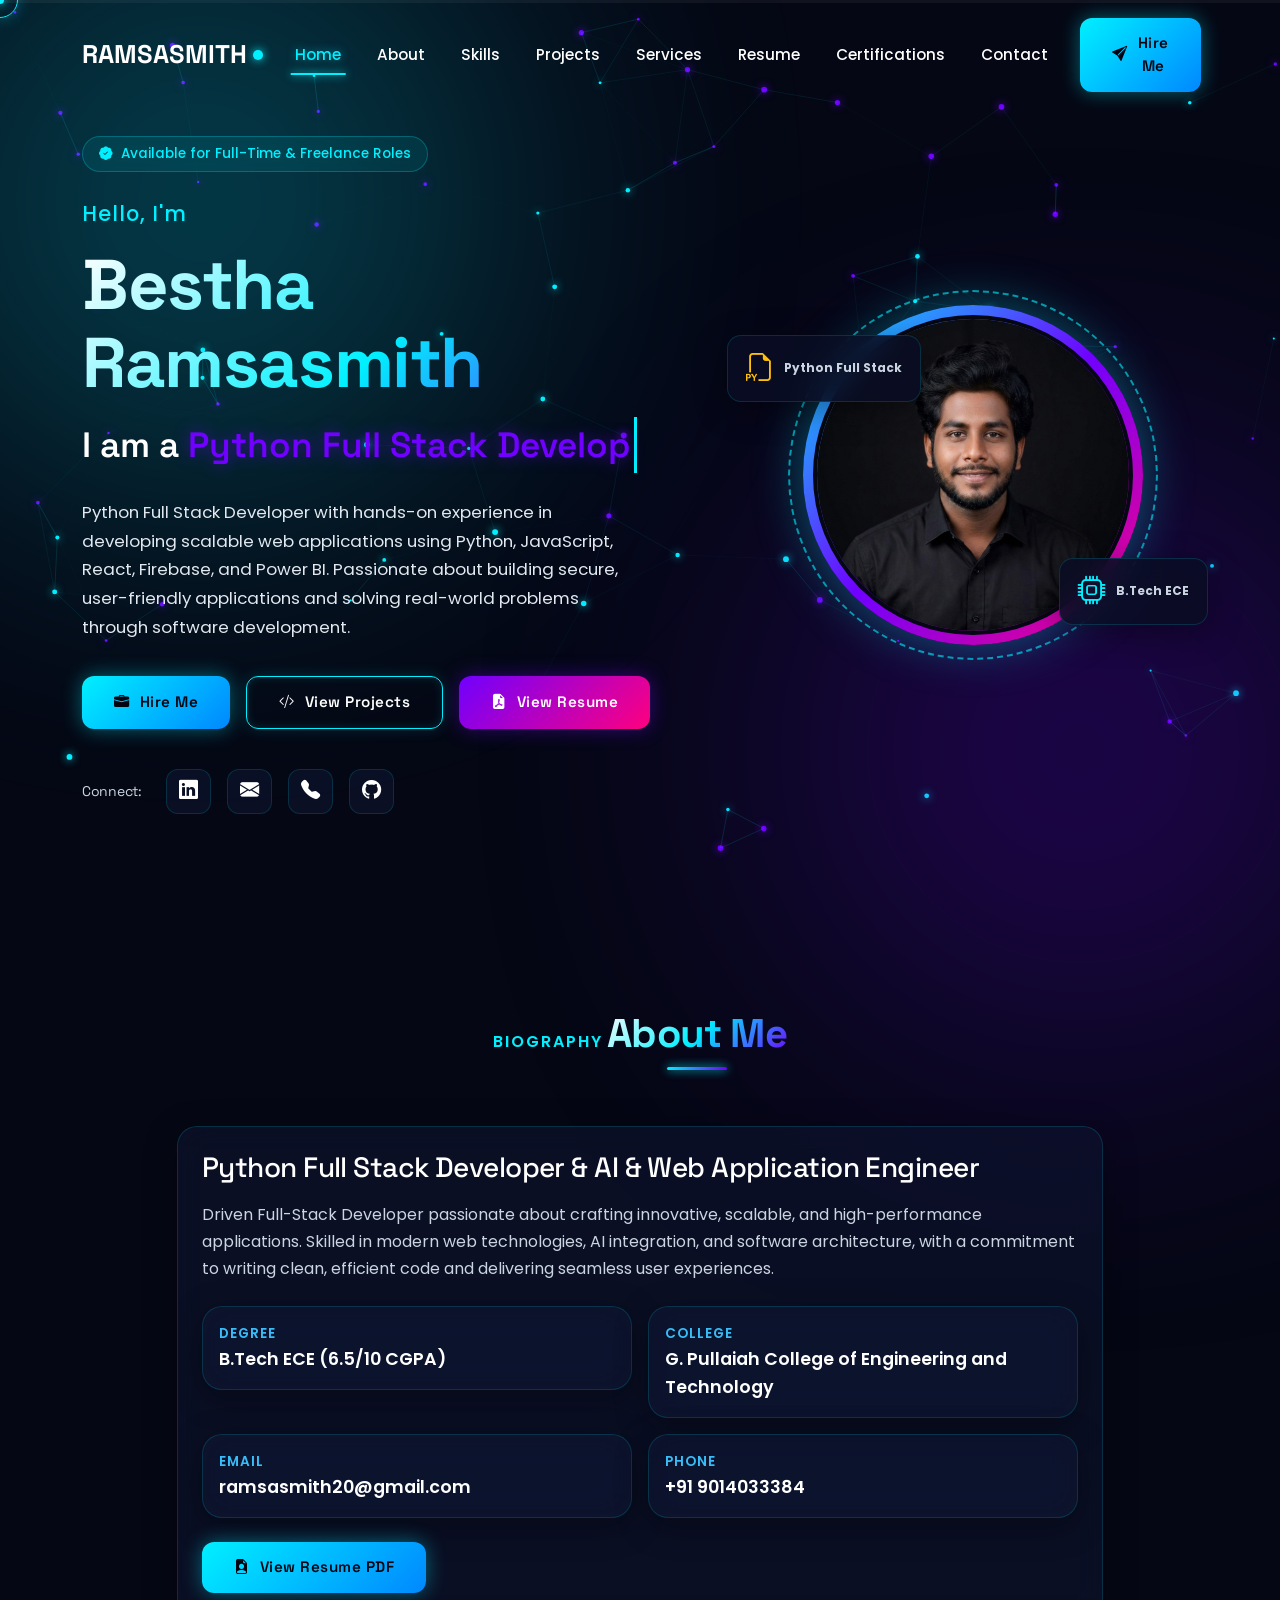
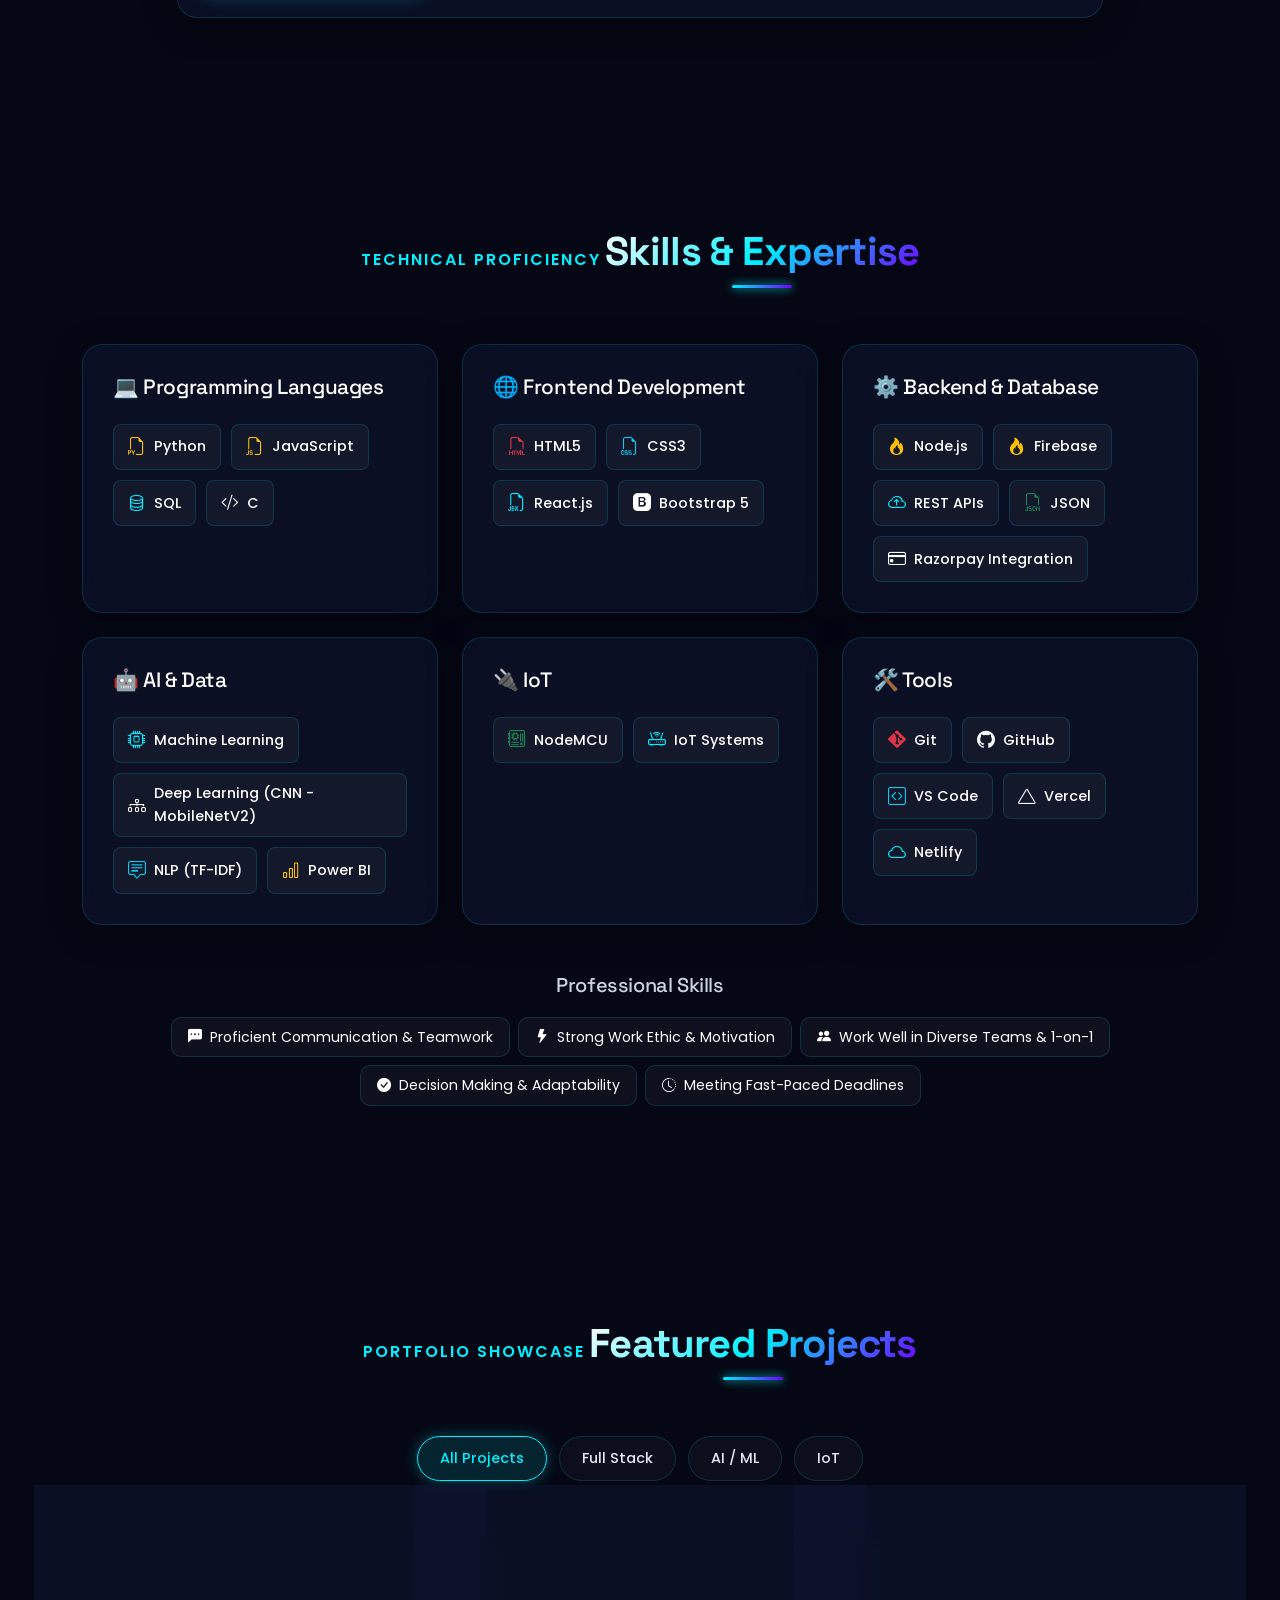
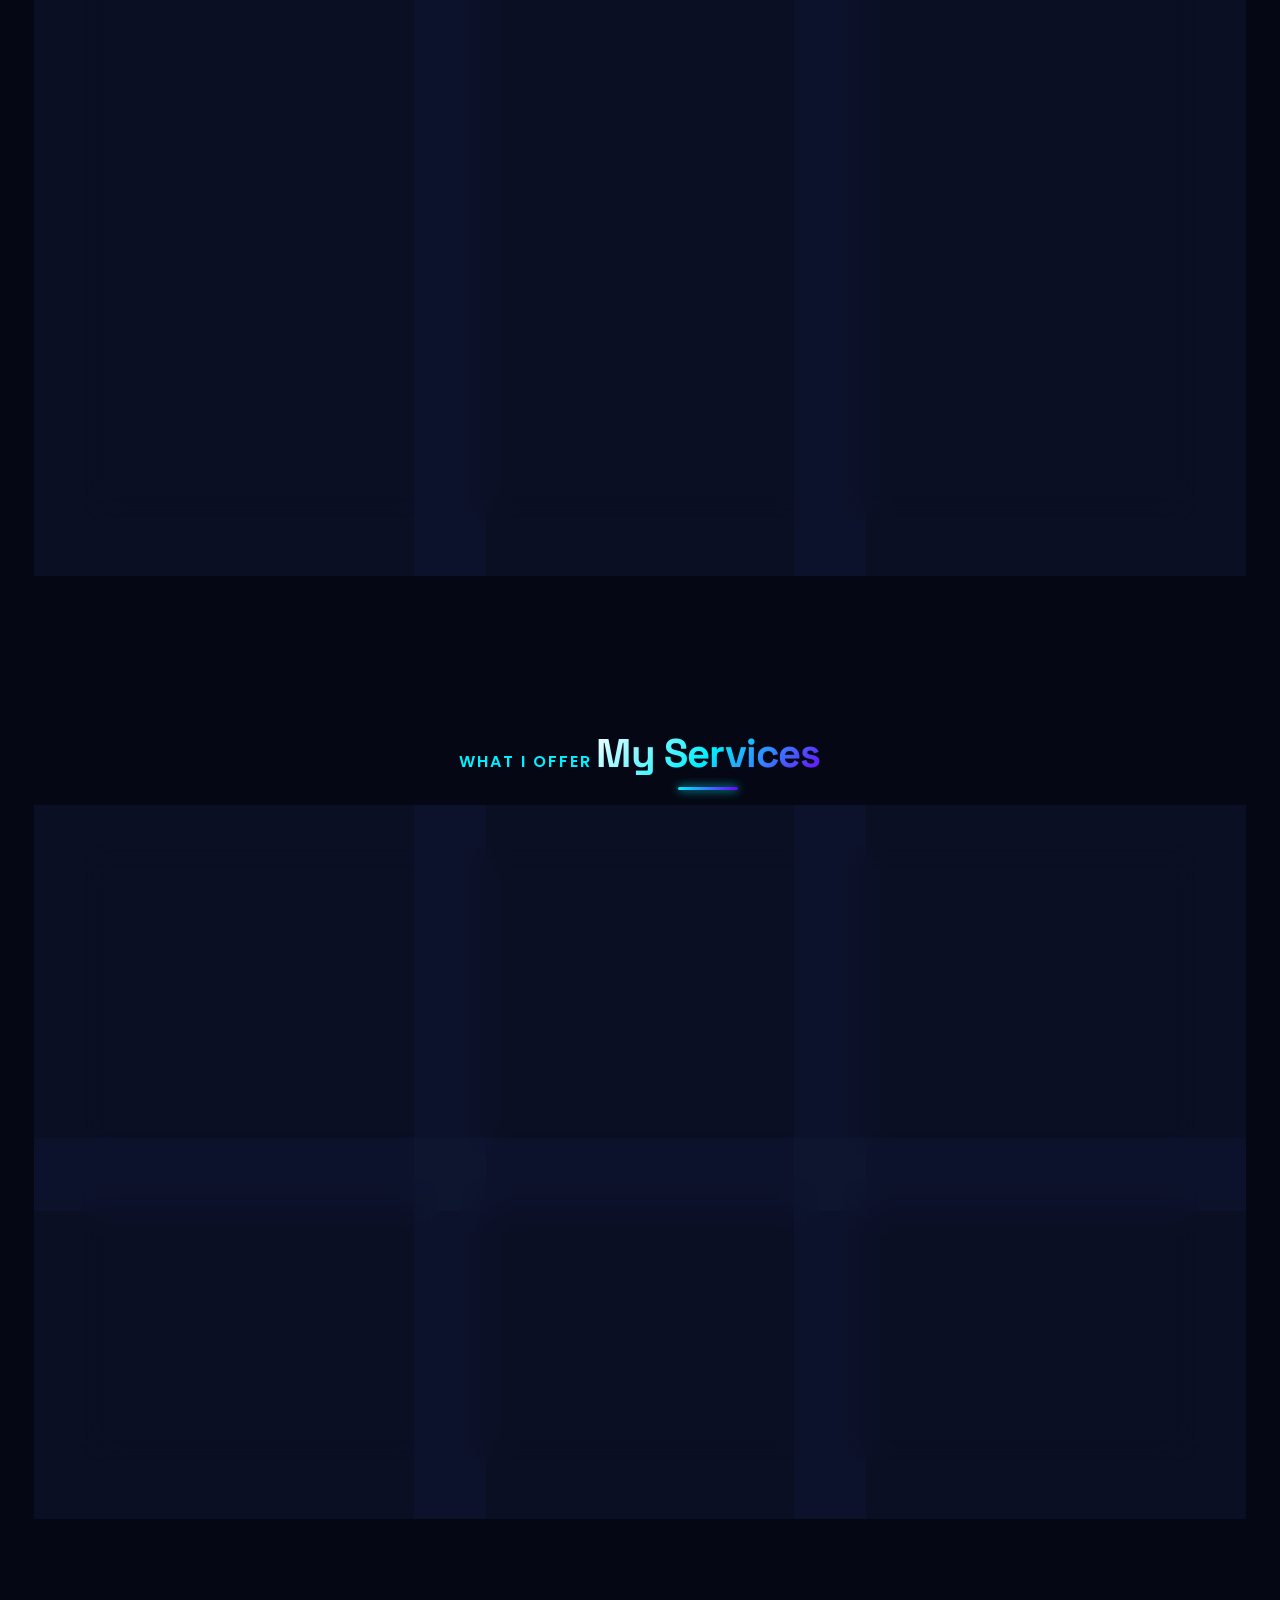
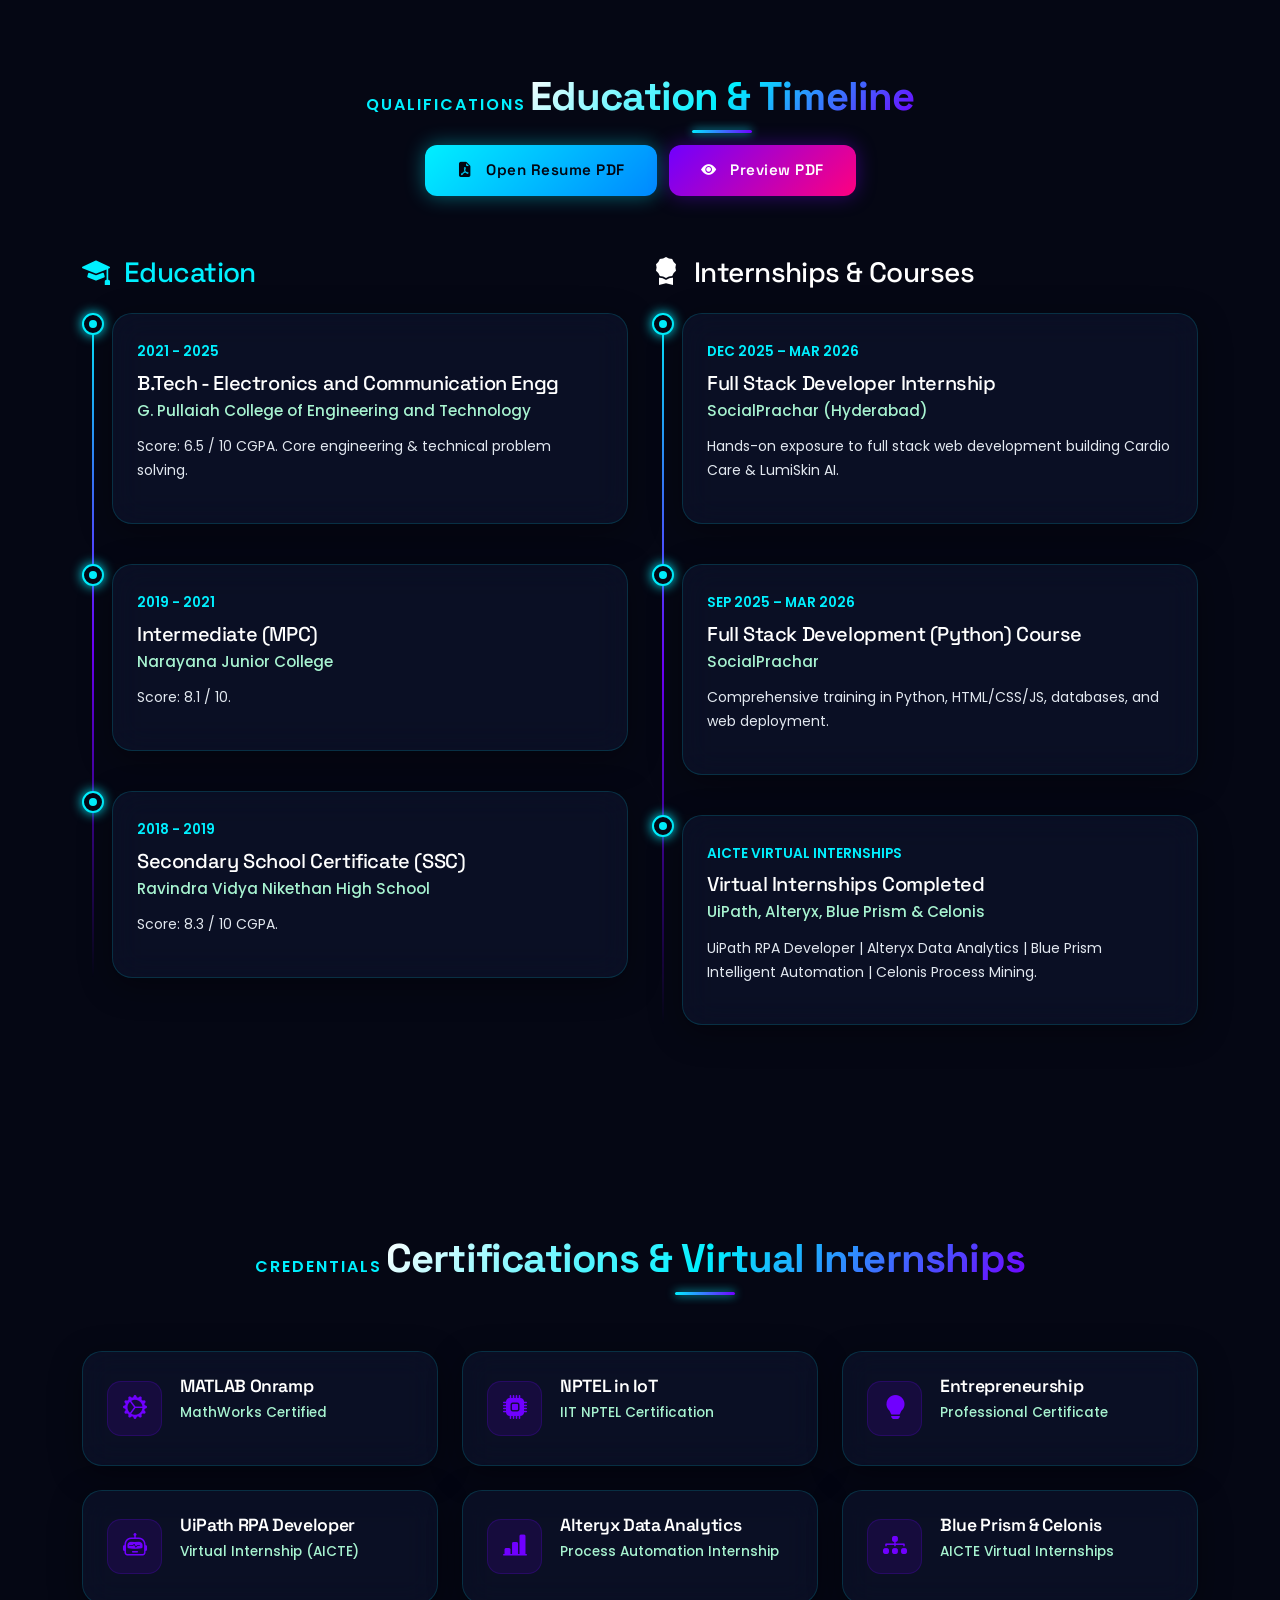
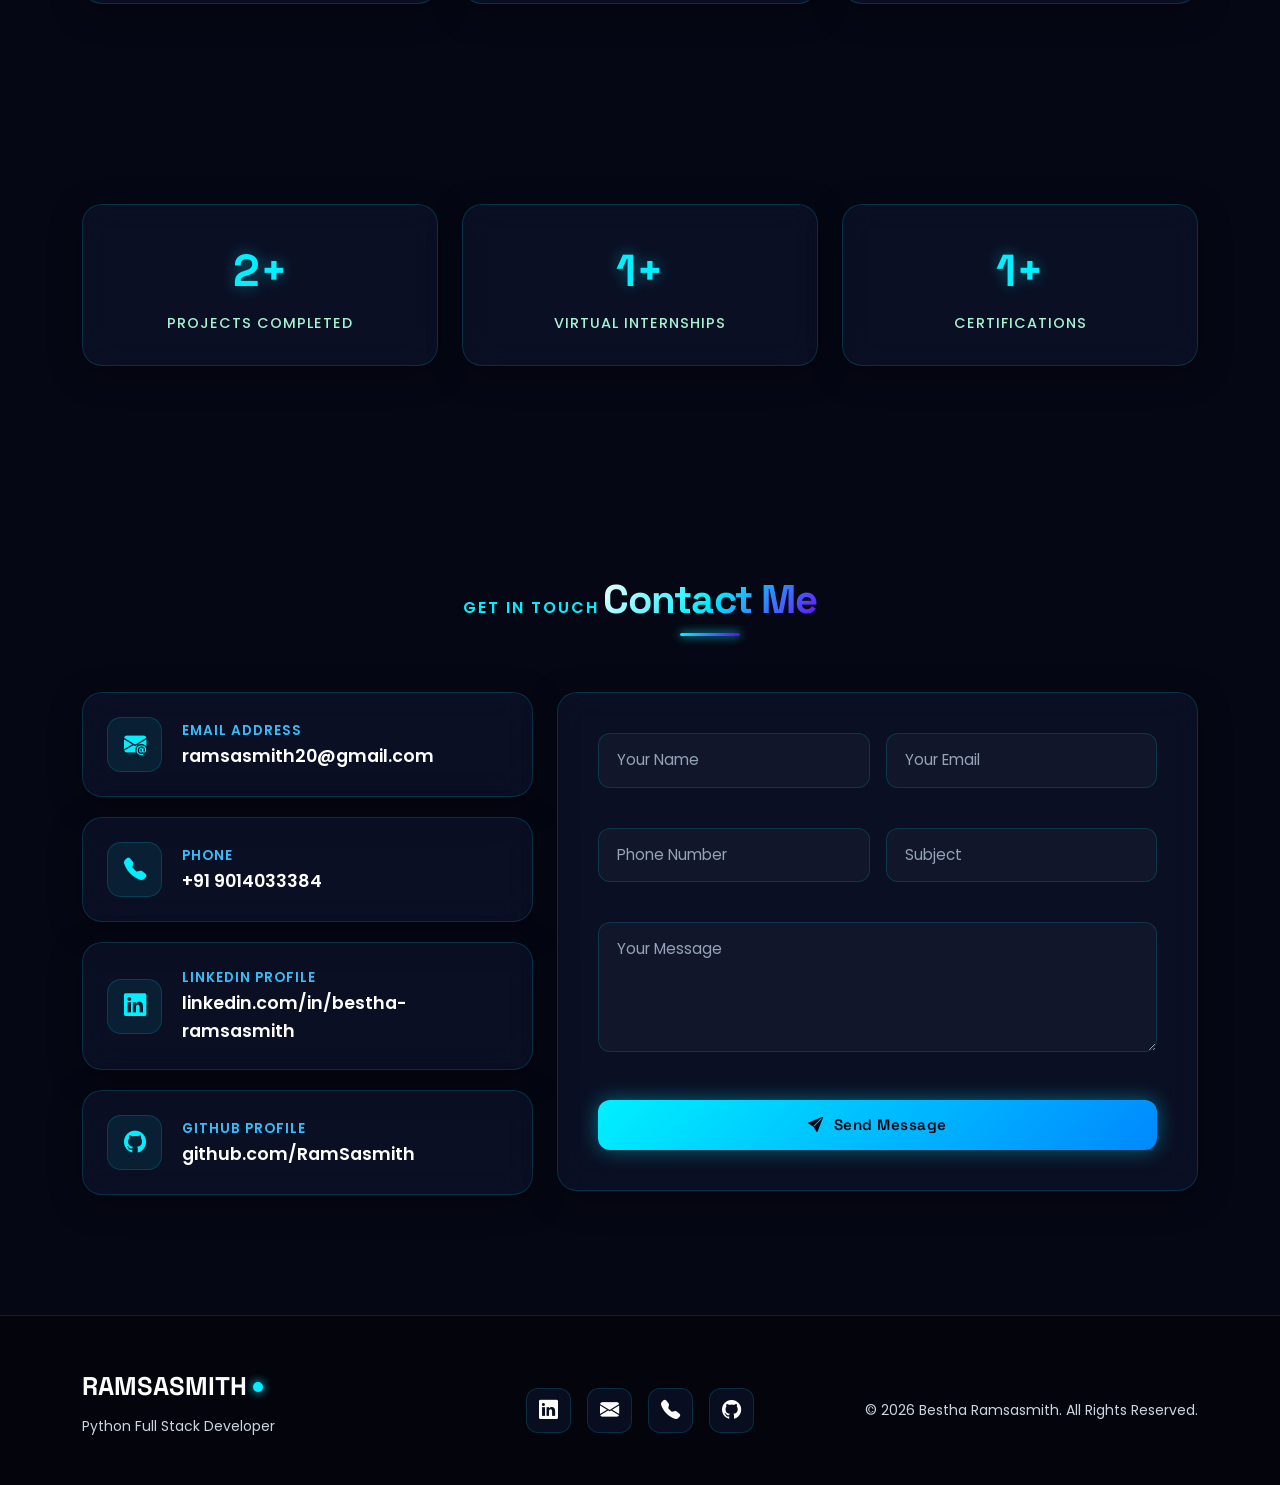
<file: index.html>
<!DOCTYPE html>
<html lang="en">

<head>
  <meta charset="UTF-8">
  <meta name="viewport" content="width=device-width, initial-scale=1.0">
  <title>Bestha Ramsasmith | Python Full Stack Developer Portfolio</title>
  <meta name="description"
    content="Portfolio of Bestha Ramsasmith - Python Full Stack Developer specializing in Python, JavaScript, React, Firebase, AI Machine Learning, and Web Applications.">
  <meta name="keywords"
    content="Bestha Ramsasmith, Python Full Stack Developer, Portfolio, Cardio Care, LumiSkin AI, React, Python, Firebase, IoT, ECE">
  <meta name="author" content="Bestha Ramsasmith">

  <!-- Favicon -->
  <link rel="icon" href="https://img.icons8.com/neon/96/code-fork.png" type="image/png">

  <!-- Bootstrap 5 CSS -->
  <link href="https://cdn.jsdelivr.net/npm/bootstrap@5.3.2/dist/css/bootstrap.min.css" rel="stylesheet">

  <!-- Bootstrap Icons -->
  <link href="https://cdn.jsdelivr.net/npm/bootstrap-icons@1.11.2/font/bootstrap-icons.min.css" rel="stylesheet">

  <!-- Custom Stylesheet -->
  <link rel="stylesheet" href="style.css">
</head>

<body>

  <!-- ==========================================
       Preloader Screen
       ========================================== -->
  <div id="preloader">
    <div class="loader-ring"></div>
    <div class="loader-text">BESTHA RAMSASMITH</div>
    <div class="loader-percent" id="loader-percent">0%</div>
  </div>

  <!-- ==========================================
       Background Canvas & Ambient Glows
       ========================================== -->
  <canvas id="bg-canvas"></canvas>
  <div class="ambient-glow ambient-glow-1"></div>
  <div class="ambient-glow ambient-glow-2"></div>

  <!-- ==========================================
       Custom Glowing Cursor
       ========================================== -->
  <div class="cursor-dot"></div>
  <div class="cursor-outline"></div>

  <!-- ==========================================
       Scroll Progress Bar
       ========================================== -->
  <div class="scroll-progress-container">
    <div class="scroll-progress-bar"></div>
  </div>

  <!-- ==========================================
       Sticky Navigation Bar
       ========================================== -->
  <nav class="navbar navbar-expand-lg navbar-cyber fixed-top" id="navbar">
    <div class="container">
      <a class="navbar-brand navbar-brand-logo" href="#home">
        RAMSASMITH<span class="logo-dot"></span>
      </a>

      <button class="navbar-toggler" type="button" data-bs-toggle="collapse" data-bs-target="#navbarCyberContent"
        aria-controls="navbarCyberContent" aria-expanded="false" aria-label="Toggle navigation">
        <i class="bi bi-list fs-2"></i>
      </button>

      <div class="collapse navbar-collapse" id="navbarCyberContent">
        <ul class="navbar-nav ms-auto mb-2 mb-lg-0 gap-1 align-items-center">
          <li class="nav-item"><a class="nav-link nav-link-cyber active" href="#home">Home</a></li>
          <li class="nav-item"><a class="nav-link nav-link-cyber" href="#about">About</a></li>
          <li class="nav-item"><a class="nav-link nav-link-cyber" href="#skills">Skills</a></li>
          <li class="nav-item"><a class="nav-link nav-link-cyber" href="#projects">Projects</a></li>
          <li class="nav-item"><a class="nav-link nav-link-cyber" href="#services">Services</a></li>
          <li class="nav-item"><a class="nav-link nav-link-cyber" href="#resume">Resume</a></li>
          <li class="nav-item"><a class="nav-link nav-link-cyber" href="#certifications">Certifications</a></li>
          <li class="nav-item"><a class="nav-link nav-link-cyber" href="#contact">Contact</a></li>
        </ul>
        <a href="#contact" class="btn btn-cyber btn-cyber-primary ms-lg-3 d-none d-lg-inline-flex">
          <i class="bi bi-send-fill"></i> Hire Me
        </a>
      </div>
    </div>
  </nav>

  <!-- ==========================================
       1. HERO SECTION (HOME)
       ========================================== -->
  <section class="hero-section" id="home">
    <div class="container">
      <div class="row align-items-center gy-5">
        <div class="col-lg-7 reveal-left">
          <div class="hero-badge">
            <span class="glass-pill">
              <i class="bi bi-patch-check-fill"></i> Available for Full-Time & Freelance Roles
            </span>
          </div>

          <p class="hero-greeting">Hello, I'm</p>
          <h1 class="hero-name gradient-text">Bestha Ramsasmith</h1>

          <div class="typewriter-wrapper">
            <span>I am a&nbsp;</span>
            <span class="typewriter-text"></span>
          </div>

          <p class="hero-description">
            Python Full Stack Developer with hands-on experience in developing scalable web applications using Python,
            JavaScript, React, Firebase, and Power BI. Passionate about building secure, user-friendly applications and
            solving real-world problems through software development.
          </p>

          <div class="hero-cta">
            <a href="#contact" class="btn btn-cyber btn-cyber-primary">
              <i class="bi bi-briefcase-fill"></i> Hire Me
            </a>
            <a href="#projects" class="btn btn-cyber btn-cyber-outline">
              <i class="bi bi-code-slash"></i> View Projects
            </a>
            <a href="resume.pdf" target="_blank" class="btn btn-cyber btn-cyber-purple">
              <i class="bi bi-file-earmark-pdf-fill"></i> View Resume
            </a>
          </div>

          <div class="social-links-hero">
            <span class="text-muted me-2 small uppercase font-heading">Connect:</span>
            <a href="https://www.linkedin.com/in/bestha-ramsasmith" target="_blank" class="social-icon-btn"
              aria-label="LinkedIn"><i class="bi bi-linkedin"></i></a>
            <a href="mailto:ramsasmith20@gmail.com" class="social-icon-btn" aria-label="Email"><i
                class="bi bi-envelope-fill"></i></a>
            <a href="tel:+919014033384" class="social-icon-btn" aria-label="Phone"><i
                class="bi bi-telephone-fill"></i></a>
            <a href="https://github.com/RamSasmith" target="_blank" class="social-icon-btn" aria-label="GitHub"><i
                class="bi bi-github"></i></a>
          </div>
        </div>

        <div class="col-lg-5 reveal-right">
          <div class="hero-avatar-container">
            <div class="avatar-wrapper">
              <div class="avatar-glow-ring"></div>
              <img src="ram image.png" alt="Bestha Ramsasmith Avatar">
            </div>

            <div class="hero-tech-badge badge-python">
              <i class="bi bi-filetype-py fs-3 text-warning"></i>
              <div>
                <div class="text-white small fw-bold">Python Full Stack</div>
              </div>
            </div>

            <div class="hero-tech-badge badge-fullstack">
              <i class="bi bi-cpu fs-3" style="color: var(--neon-cyan)"></i>
              <div>
                <div class="text-white small fw-bold">B.Tech ECE</div>
              </div>
            </div>
          </div>
        </div>
      </div>
    </div>
  </section>

  <!-- ==========================================
       2. ABOUT ME SECTION
       ========================================== -->
  <section class="section-padding" id="about">
    <div class="container">
      <div class="text-center section-header reveal">
        <span class="section-subtitle">Biography</span>
        <h2 class="section-title gradient-text">About Me</h2>
      </div>

      <div class="row justify-content-center">
        <div class="col-lg-10 reveal">
          <div class="glass-card about-card-info">
            <h3 class="font-heading mb-3">Python Full Stack Developer & AI & Web Application Engineer</h3>
            <p class="text-muted mb-4">
              Driven Full-Stack Developer passionate about crafting innovative, scalable, and high-performance
              applications. Skilled in modern web technologies, AI integration, and software architecture, with a
              commitment to writing clean, efficient code and delivering seamless user experiences.
            </p>

            <div class="row g-3 mb-4">
              <div class="col-sm-6">
                <div class="glass-card p-3">
                  <div class="info-label">Degree</div>
                  <div class="info-value">B.Tech ECE (6.5/10 CGPA)</div>
                </div>
              </div>
              <div class="col-sm-6">
                <div class="glass-card p-3">
                  <div class="info-label">College</div>
                  <div class="info-value">G. Pullaiah College of Engineering and Technology</div>
                </div>
              </div>
              <div class="col-sm-6">
                <div class="glass-card p-3">
                  <div class="info-label">Email</div>
                  <div class="info-value text-break">ramsasmith20@gmail.com</div>
                </div>
              </div>
              <div class="col-sm-6">
                <div class="glass-card p-3">
                  <div class="info-label">Phone</div>
                  <div class="info-value">+91 9014033384</div>
                </div>
              </div>
            </div>

            <div>
              <a href="resume.pdf" target="_blank" class="btn btn-cyber btn-cyber-primary">
                <i class="bi bi-file-earmark-person-fill"></i> View Resume PDF
              </a>
            </div>
          </div>
        </div>
      </div>
    </div>
  </section>

  <!-- ==========================================
       3. SKILLS SECTION
       ========================================== -->
  <section class="section-padding" id="skills">
    <div class="container">
      <div class="text-center section-header reveal">
        <span class="section-subtitle">Technical Proficiency</span>
        <h2 class="section-title gradient-text">Skills & Expertise</h2>
      </div>

      <div class="row gy-4">
        <!-- 1. Programming Languages -->
        <div class="col-md-6 col-lg-4 reveal">
          <div class="glass-card skill-category-card h-100">
            <h3 class="skill-category-title">
              💻 Programming Languages
            </h3>
            <div class="skill-chip-grid">
              <div class="skill-chip"><i class="bi bi-filetype-py text-warning"></i> Python</div>
              <div class="skill-chip"><i class="bi bi-filetype-js text-warning"></i> JavaScript</div>
              <div class="skill-chip"><i class="bi bi-database text-cyan"></i> SQL</div>
              <div class="skill-chip"><i class="bi bi-code-slash text-purple"></i> C</div>
            </div>
          </div>
        </div>

        <!-- 2. Frontend Development -->
        <div class="col-md-6 col-lg-4 reveal">
          <div class="glass-card skill-category-card h-100">
            <h3 class="skill-category-title">
              🌐 Frontend Development
            </h3>
            <div class="skill-chip-grid">
              <div class="skill-chip"><i class="bi bi-filetype-html text-danger"></i> HTML5</div>
              <div class="skill-chip"><i class="bi bi-filetype-css text-info"></i> CSS3</div>
              <div class="skill-chip"><i class="bi bi-filetype-jsx text-cyan"></i> React.js</div>
              <div class="skill-chip"><i class="bi bi-bootstrap-fill text-purple"></i> Bootstrap 5</div>
            </div>
          </div>
        </div>

        <!-- 3. Backend & Database -->
        <div class="col-md-6 col-lg-4 reveal">
          <div class="glass-card skill-category-card h-100">
            <h3 class="skill-category-title">
              ⚙️ Backend & Database
            </h3>
            <div class="skill-chip-grid">
              <div class="skill-chip"><i class="bi bi-fire text-warning"></i> Node.js</div>
              <div class="skill-chip"><i class="bi bi-fire text-warning"></i> Firebase</div>
              <div class="skill-chip"><i class="bi bi-cloud-arrow-up text-cyan"></i> REST APIs</div>
              <div class="skill-chip"><i class="bi bi-filetype-json text-success"></i> JSON</div>
              <div class="skill-chip"><i class="bi bi-credit-card text-purple"></i> Razorpay Integration</div>
            </div>
          </div>
        </div>

        <!-- 4. AI & Data -->
        <div class="col-md-6 col-lg-4 reveal">
          <div class="glass-card skill-category-card h-100">
            <h3 class="skill-category-title">
              🤖 AI & Data
            </h3>
            <div class="skill-chip-grid">
              <div class="skill-chip"><i class="bi bi-cpu text-cyan"></i> Machine Learning</div>
              <div class="skill-chip"><i class="bi bi-diagram-3 text-purple"></i> Deep Learning (CNN - MobileNetV2)
              </div>
              <div class="skill-chip"><i class="bi bi-chat-square-text text-info"></i> NLP (TF-IDF)</div>
              <div class="skill-chip"><i class="bi bi-bar-chart text-warning"></i> Power BI</div>
            </div>
          </div>
        </div>

        <!-- 5. IoT -->
        <div class="col-md-6 col-lg-4 reveal">
          <div class="glass-card skill-category-card h-100">
            <h3 class="skill-category-title">
              🔌 IoT
            </h3>
            <div class="skill-chip-grid">
              <div class="skill-chip"><i class="bi bi-motherboard text-success"></i> NodeMCU</div>
              <div class="skill-chip"><i class="bi bi-router text-cyan"></i> IoT Systems</div>
            </div>
          </div>
        </div>

        <!-- 6. Tools -->
        <div class="col-md-6 col-lg-4 reveal">
          <div class="glass-card skill-category-card h-100">
            <h3 class="skill-category-title">
              🛠️ Tools
            </h3>
            <div class="skill-chip-grid">
              <div class="skill-chip"><i class="bi bi-git text-danger"></i> Git</div>
              <div class="skill-chip"><i class="bi bi-github text-light"></i> GitHub</div>
              <div class="skill-chip"><i class="bi bi-code-square text-info"></i> VS Code</div>
              <div class="skill-chip"><i class="bi bi-triangle text-light"></i> Vercel</div>
              <div class="skill-chip"><i class="bi bi-cloud text-cyan"></i> Netlify</div>
            </div>
          </div>
        </div>
      </div>

      <!-- Professional Skills List from Resume -->
      <div class="mt-5 text-center reveal">
        <h4 class="font-heading mb-3 h5 text-muted">Professional Skills</h4>
        <div class="d-flex flex-wrap justify-content-center">
          <span class="skill-tag"><i class="bi bi-chat-left-dots-fill"></i> Proficient Communication & Teamwork</span>
          <span class="skill-tag"><i class="bi bi-lightning-fill"></i> Strong Work Ethic & Motivation</span>
          <span class="skill-tag"><i class="bi bi-people-fill"></i> Work Well in Diverse Teams & 1-on-1</span>
          <span class="skill-tag"><i class="bi bi-check-circle-fill"></i> Decision Making & Adaptability</span>
          <span class="skill-tag"><i class="bi bi-clock-history"></i> Meeting Fast-Paced Deadlines</span>
        </div>
      </div>
    </div>
  </section>


  <!-- ==========================================
       5. PROJECTS SECTION
       ========================================== -->
  <section class="section-padding" id="projects">
    <div class="container">
      <div class="text-center section-header reveal">
        <span class="section-subtitle">Portfolio Showcase</span>
        <h2 class="section-title gradient-text">Featured Projects</h2>
      </div>

      <!-- Filters -->
      <div class="project-filters reveal">
        <button class="filter-btn active" data-filter="all">All Projects</button>
        <button class="filter-btn" data-filter="fullstack">Full Stack</button>
        <button class="filter-btn" data-filter="ai">AI / ML</button>
        <button class="filter-btn" data-filter="iot">IoT</button>
      </div>

      <div class="row gy-4">
        <!-- Project 1 -->
        <div class="col-md-6 col-lg-4 project-item fullstack reveal">
          <div class="glass-card project-card h-100">
            <div class="project-img-wrapper">
              <img src="project3.png" alt="Cardio Care Hospital Management">
              <div class="project-overlay">
                <a href="https://healthplusvajraai.netlify.app/" target="_blank"
                  class="btn btn-cyber btn-cyber-primary"><i class="bi bi-eye-fill"></i> Live Demo</a>
              </div>
            </div>
            <div class="project-body">
              <h3 class="project-title font-heading">Cardio Care – Hospital Management</h3>
              <p class="project-desc">
                Centralized hospital management system tracking patient, doctor, visit, and billing data with role-based
                dashboards, Chart.js analytics, Firebase real-time CRUD, and Razorpay payment integration.
              </p>
              <div class="project-tech-list">
                <span class="tech-badge">HTML/CSS</span>
                <span class="tech-badge">JavaScript</span>
                <span class="tech-badge">Bootstrap</span>
                <span class="tech-badge">Chart.js</span>
                <span class="tech-badge">Firebase</span>
                <span class="tech-badge">Razorpay</span>
                <span class="tech-badge">Power BI</span>
              </div>
            </div>
          </div>
        </div>

        <!-- Project 2 -->
        <div class="col-md-6 col-lg-4 project-item ai fullstack reveal">
          <div class="glass-card project-card h-100">
            <div class="project-img-wrapper">
              <img src="project2.png" alt="LumiSkin AI Skin Analysis Platform">
              <div class="project-overlay">
                <a href="https://lumi-skin-ai-frontend.vercel.app/" target="_blank"
                  class="btn btn-cyber btn-cyber-primary"><i class="bi bi-eye-fill"></i> Live Demo</a>
              </div>
            </div>
            <div class="project-body">
              <h3 class="project-title font-heading">LumiSkin – AI Skin Analysis Platform</h3>
              <p class="project-desc">
                AI platform detecting skin conditions and delivering skincare recommendations using facial image data,
                CNN MobileNetV2, Logistic Regression, Naive Bayes, and NLP with TF-IDF.
              </p>
              <div class="project-tech-list">
                <span class="tech-badge">Python</span>
                <span class="tech-badge">CNN MobileNetV2</span>
                <span class="tech-badge">NLP / TF-IDF</span>
                <span class="tech-badge">JavaScript</span>
                <span class="tech-badge">Firebase</span>
                <span class="tech-badge">Razorpay</span>
              </div>
            </div>
          </div>
        </div>

        <!-- Project 3 -->
        <div class="col-md-6 col-lg-4 project-item iot reveal">
          <div class="glass-card project-card h-100">
            <div class="project-img-wrapper">
              <img src="project1.png" alt="IoT Smart Kitchen Monitoring System">
              <div class="project-overlay">
                <a href="#contact" class="btn btn-cyber btn-cyber-primary"><i class="bi bi-info-circle-fill"></i>
                  Inquire Project</a>
              </div>
            </div>
            <div class="project-body">
              <h3 class="project-title font-heading">IoT Based Smart Kitchen System</h3>
              <p class="project-desc">
                IoT-based Smart Kitchen Monitoring System enabling real-time monitoring and automation of kitchen
                appliances,
                sensor-based hazard alerts, RFID security, and energy optimization.
              </p>
              <div class="project-tech-list">
                <span class="tech-badge">NodeMCU</span>
                <span class="tech-badge">RFID</span>
                <span class="tech-badge">WSN</span>
                <span class="tech-badge">Cloud IoT</span>
                <span class="tech-badge">Networking</span>
              </div>
            </div>
          </div>
        </div>
      </div>
    </div>
  </section>

  <!-- ==========================================
       6. SERVICES SECTION
       ========================================== -->
  <section class="section-padding" id="services">
    <div class="container">
      <div class="text-center section-header reveal">
        <span class="section-subtitle">What I Offer</span>
        <h2 class="section-title gradient-text">My Services</h2>
      </div>

      <div class="row gy-4">
        <!-- Service 1 -->
        <div class="col-md-6 col-lg-4 reveal">
          <div class="glass-card service-card">
            <div class="service-icon-wrapper">
              <i class="bi bi-code-square"></i>
            </div>
            <h3 class="service-title font-heading">Full Stack Development</h3>
            <p class="service-desc">
              Building responsive, high-performance web applications using Python, JavaScript, HTML, CSS, React, and
              Bootstrap.
            </p>
          </div>
        </div>

        <!-- Service 2 -->
        <div class="col-md-6 col-lg-4 reveal">
          <div class="glass-card service-card">
            <div class="service-icon-wrapper">
              <i class="bi bi-cpu-fill"></i>
            </div>
            <h3 class="service-title font-heading">AI & Machine Learning</h3>
            <p class="service-desc">
              Implementing Python AI models (CNN MobileNetV2, Naive Bayes, Logistic Regression, NLP) into interactive
              web platforms.
            </p>
          </div>
        </div>

        <!-- Service 3 -->
        <div class="col-md-6 col-lg-4 reveal">
          <div class="glass-card service-card">
            <div class="service-icon-wrapper">
              <i class="bi bi-bar-chart-fill"></i>
            </div>
            <h3 class="service-title font-heading">Analytics & Dashboards</h3>
            <p class="service-desc">
              Building role-based analytics dashboards with real-time visualization using Chart.js, Power BI, and
              Firebase.
            </p>
          </div>
        </div>

        <!-- Service 4 -->
        <div class="col-md-6 col-lg-4 reveal">
          <div class="glass-card service-card">
            <div class="service-icon-wrapper">
              <i class="bi bi-credit-card-2-front-fill"></i>
            </div>
            <h3 class="service-title font-heading">Payment Gateway Integration</h3>
            <p class="service-desc">
              Integrating Razorpay online payment gateways and Firebase real-time CRUD operations securely.
            </p>
          </div>
        </div>

        <!-- Service 5 -->
        <div class="col-md-6 col-lg-4 reveal">
          <div class="glass-card service-card">
            <div class="service-icon-wrapper">
              <i class="bi bi-router-fill"></i>
            </div>
            <h3 class="service-title font-heading">IoT & Smart Automation</h3>
            <p class="service-desc">
              Developing Node MCU IoT smart automation systems with RFID sensors, WSN, and cloud monitoring.
            </p>
          </div>
        </div>

        <!-- Service 6 -->
        <div class="col-md-6 col-lg-4 reveal">
          <div class="glass-card service-card">
            <div class="service-icon-wrapper">
              <i class="bi bi-cloud-upload-fill"></i>
            </div>
            <h3 class="service-title font-heading">Deployment & Hosting</h3>
            <p class="service-desc">
              Deploying applications seamlessly using Netlify, Vercel, and GitHub version control repositories.
            </p>
          </div>
        </div>
      </div>
    </div>
  </section>

  <!-- ==========================================
       7. RESUME & EDUCATION SECTION
       ========================================== -->
  <section class="section-padding" id="resume">
    <div class="container">
      <div class="text-center section-header reveal">
        <span class="section-subtitle">Qualifications</span>
        <h2 class="section-title gradient-text">Education & Timeline</h2>
        <div class="mt-3">
          <a href="resume.pdf" target="_blank" class="btn btn-cyber btn-cyber-primary me-2">
            <i class="bi bi-file-earmark-pdf-fill me-1"></i> Open Resume PDF
          </a>
          <button type="button" class="btn btn-cyber btn-cyber-purple" data-bs-toggle="modal"
            data-bs-target="#resumeModal">
            <i class="bi bi-eye-fill me-1"></i> Preview PDF
          </button>
        </div>
      </div>

      <div class="row gy-4">
        <!-- Education Column -->
        <div class="col-lg-6 reveal-left">
          <h3 class="font-heading mb-4 text-cyan"><i class="bi bi-mortarboard-fill me-2"></i> Education</h3>
          <div class="timeline">
            <div class="timeline-item">
              <div class="timeline-dot"></div>
              <div class="glass-card timeline-content">
                <span class="timeline-date">2021 - 2025</span>
                <h4 class="timeline-title font-heading">B.Tech - Electronics and Communication Engg</h4>
                <div class="timeline-company">G. Pullaiah College of Engineering and Technology</div>
                <p class="text-muted small">Score: 6.5 / 10 CGPA. Core engineering & technical problem solving.</p>
              </div>
            </div>
            <div class="timeline-item">
              <div class="timeline-dot"></div>
              <div class="glass-card timeline-content">
                <span class="timeline-date">2019 - 2021</span>
                <h4 class="timeline-title font-heading">Intermediate (MPC)</h4>
                <div class="timeline-company">Narayana Junior College</div>
                <p class="text-muted small">Score: 8.1 / 10.</p>
              </div>
            </div>
            <div class="timeline-item">
              <div class="timeline-dot"></div>
              <div class="glass-card timeline-content">
                <span class="timeline-date">2018 - 2019</span>
                <h4 class="timeline-title font-heading">Secondary School Certificate (SSC)</h4>
                <div class="timeline-company">Ravindra Vidya Nikethan High School</div>
                <p class="text-muted small">Score: 8.3 / 10 CGPA.</p>
              </div>
            </div>
          </div>
        </div>

        <!-- Courses & Internships Column -->
        <div class="col-lg-6 reveal-right">
          <h3 class="font-heading mb-4 text-purple"><i class="bi bi-award-fill me-2"></i> Internships & Courses</h3>
          <div class="timeline">
            <div class="timeline-item">
              <div class="timeline-dot"></div>
              <div class="glass-card timeline-content">
                <span class="timeline-date">DEC 2025 – MAR 2026</span>
                <h4 class="timeline-title font-heading">Full Stack Developer Internship</h4>
                <div class="timeline-company">SocialPrachar (Hyderabad)</div>
                <p class="text-muted small">Hands-on exposure to full stack web development building Cardio Care &
                  LumiSkin AI.</p>
              </div>
            </div>
            <div class="timeline-item">
              <div class="timeline-dot"></div>
              <div class="glass-card timeline-content">
                <span class="timeline-date">SEP 2025 – MAR 2026</span>
                <h4 class="timeline-title font-heading">Full Stack Development (Python) Course</h4>
                <div class="timeline-company">SocialPrachar</div>
                <p class="text-muted small">Comprehensive training in Python, HTML/CSS/JS, databases, and web
                  deployment.</p>
              </div>
            </div>
            <div class="timeline-item">
              <div class="timeline-dot"></div>
              <div class="glass-card timeline-content">
                <span class="timeline-date">AICTE VIRTUAL INTERNSHIPS</span>
                <h4 class="timeline-title font-heading">Virtual Internships Completed</h4>
                <div class="timeline-company">UiPath, Alteryx, Blue Prism & Celonis</div>
                <p class="text-muted small">UiPath RPA Developer | Alteryx Data Analytics | Blue Prism Intelligent
                  Automation | Celonis Process Mining.</p>
              </div>
            </div>
          </div>
        </div>
      </div>
    </div>
  </section>

  <!-- ==========================================
       8. CERTIFICATIONS SECTION
       ========================================== -->
  <section class="section-padding" id="certifications">
    <div class="container">
      <div class="text-center section-header reveal">
        <span class="section-subtitle">Credentials</span>
        <h2 class="section-title gradient-text">Certifications & Virtual Internships</h2>
      </div>

      <div class="row gy-4">
        <!-- Cert 1 -->
        <div class="col-md-6 col-lg-4 reveal">
          <div class="glass-card cert-card">
            <div class="cert-icon"><i class="bi bi-gear-wide-connected"></i></div>
            <div>
              <h4 class="cert-title font-heading">MATLAB Onramp</h4>
              <p class="cert-issuer">MathWorks Certified</p>
            </div>
          </div>
        </div>

        <!-- Cert 2 -->
        <div class="col-md-6 col-lg-4 reveal">
          <div class="glass-card cert-card">
            <div class="cert-icon"><i class="bi bi-cpu-fill"></i></div>
            <div>
              <h4 class="cert-title font-heading">NPTEL in IoT</h4>
              <p class="cert-issuer">IIT NPTEL Certification</p>
            </div>
          </div>
        </div>

        <!-- Cert 3 -->
        <div class="col-md-6 col-lg-4 reveal">
          <div class="glass-card cert-card">
            <div class="cert-icon"><i class="bi bi-lightbulb-fill"></i></div>
            <div>
              <h4 class="cert-title font-heading">Entrepreneurship</h4>
              <p class="cert-issuer">Professional Certificate</p>
            </div>
          </div>
        </div>

        <!-- Cert 4 -->
        <div class="col-md-6 col-lg-4 reveal">
          <div class="glass-card cert-card">
            <div class="cert-icon"><i class="bi bi-robot"></i></div>
            <div>
              <h4 class="cert-title font-heading">UiPath RPA Developer</h4>
              <p class="cert-issuer">Virtual Internship (AICTE)</p>
            </div>
          </div>
        </div>

        <!-- Cert 5 -->
        <div class="col-md-6 col-lg-4 reveal">
          <div class="glass-card cert-card">
            <div class="cert-icon"><i class="bi bi-bar-chart-line-fill"></i></div>
            <div>
              <h4 class="cert-title font-heading">Alteryx Data Analytics</h4>
              <p class="cert-issuer">Process Automation Internship</p>
            </div>
          </div>
        </div>

        <!-- Cert 6 -->
        <div class="col-md-6 col-lg-4 reveal">
          <div class="glass-card cert-card">
            <div class="cert-icon"><i class="bi bi-diagram-3-fill"></i></div>
            <div>
              <h4 class="cert-title font-heading">Blue Prism & Celonis</h4>
              <p class="cert-issuer">AICTE Virtual Internships</p>
            </div>
          </div>
        </div>
      </div>
    </div>
  </section>

  <!-- ==========================================
       9. ACHIEVEMENTS & COUNTER SECTION
       ========================================== -->
  <section class="section-padding" id="achievements">
    <div class="container">
      <div class="row gy-4 justify-content-center">
        <div class="col-md-4 reveal">
          <div class="glass-card counter-card">
            <div class="counter-number" data-target="5">0</div>
            <div class="counter-label">Projects Completed</div>
          </div>
        </div>

        <div class="col-md-4 reveal">
          <div class="glass-card counter-card">
            <div class="counter-number" data-target="4">0</div>
            <div class="counter-label">Virtual Internships</div>
          </div>
        </div>

        <div class="col-md-4 reveal">
          <div class="glass-card counter-card">
            <div class="counter-number" data-target="3">0</div>
            <div class="counter-label">Certifications</div>
          </div>
        </div>
      </div>
    </div>
  </section>

  <!-- ==========================================
       11. CONTACT SECTION
       ========================================== -->
  <section class="section-padding" id="contact">
    <div class="container">
      <div class="text-center section-header reveal">
        <span class="section-subtitle">Get In Touch</span>
        <h2 class="section-title gradient-text">Contact Me</h2>
      </div>

      <div class="row gy-4">
        <!-- Contact Info Cards -->
        <div class="col-lg-5 reveal-left">
          <div class="glass-card contact-info-card">
            <div class="contact-info-icon"><i class="bi bi-envelope-at-fill"></i></div>
            <div>
              <div class="info-label">Email Address</div>
              <a href="mailto:ramsasmith20@gmail.com" class="info-value text-break">ramsasmith20@gmail.com</a>
            </div>
          </div>

          <div class="glass-card contact-info-card">
            <div class="contact-info-icon"><i class="bi bi-telephone-fill"></i></div>
            <div>
              <div class="info-label">Phone</div>
              <a href="tel:+919014033384" class="info-value">+91 9014033384</a>
            </div>
          </div>

          <div class="glass-card contact-info-card">
            <div class="contact-info-icon"><i class="bi bi-linkedin"></i></div>
            <div>
              <div class="info-label">LinkedIn Profile</div>
              <a href="https://www.linkedin.com/in/bestha-ramsasmith" target="_blank"
                class="info-value text-break">linkedin.com/in/bestha-ramsasmith</a>
            </div>
          </div>

          <div class="glass-card contact-info-card">
            <div class="contact-info-icon"><i class="bi bi-github"></i></div>
            <div>
              <div class="info-label">GitHub Profile</div>
              <a href="https://github.com/RamSasmith" target="_blank"
                class="info-value text-break">github.com/RamSasmith</a>
            </div>
          </div>
        </div>

        <!-- Form -->
        <div class="col-lg-7 reveal-right">
          <div class="glass-card contact-form-card">
            <form id="contactForm">
              <div class="row g-3">
                <div class="col-md-6">
                  <div class="form-group-cyber">
                    <input type="text" class="form-control-cyber" id="name" name="name" placeholder="Your Name"
                      required>
                  </div>
                </div>

                <div class="col-md-6">
                  <div class="form-group-cyber">
                    <input type="email" class="form-control-cyber" id="email" name="email" placeholder="Your Email"
                      required>
                  </div>
                </div>

                <div class="col-md-6">
                  <div class="form-group-cyber">
                    <input type="tel" class="form-control-cyber" id="phone" name="phone" placeholder="Phone Number">
                  </div>
                </div>

                <div class="col-md-6">
                  <div class="form-group-cyber">
                    <input type="text" class="form-control-cyber" id="subject" name="subject" placeholder="Subject"
                      required>
                  </div>
                </div>

                <div class="col-12">
                  <div class="form-group-cyber">
                    <textarea class="form-control-cyber" id="message" name="message" placeholder="Your Message"
                      required></textarea>
                  </div>
                </div>

                <div class="col-12 text-end">
                  <button type="submit" class="btn btn-cyber btn-cyber-primary w-100">
                    <i class="bi bi-send-fill"></i> Send Message
                  </button>
                </div>
              </div>
            </form>
          </div>
        </div>
      </div>
    </div>
  </section>

  <!-- Contact Feedback Toast -->
  <div class="glass-card p-3" id="contact-toast">
    <div class="d-flex align-items-center gap-2 text-cyan">
      <i class="bi bi-check-circle-fill fs-4"></i>
      <div>
        <div class="fw-bold">Message Transmitted!</div>
        <div class="extra-small text-muted">Thank you! Bestha Ramsasmith will respond shortly.</div>
      </div>
    </div>
  </div>

  <!-- ==========================================
       12. FOOTER
       ========================================== -->
  <footer class="footer-cyber">
    <div class="container">
      <div class="row align-items-center gy-4">
        <div class="col-md-4 text-center text-md-start">
          <a class="navbar-brand navbar-brand-logo" href="#home">
            RAMSASMITH<span class="logo-dot"></span>
          </a>
          <p class="text-muted small mt-2">Python Full Stack Developer</p>
        </div>

        <div class="col-md-4 text-center">
          <div class="d-flex justify-content-center gap-3">
            <a href="https://www.linkedin.com/in/bestha-ramsasmith" target="_blank" class="social-icon-btn"
              aria-label="LinkedIn"><i class="bi bi-linkedin"></i></a>
            <a href="mailto:ramsasmith20@gmail.com" class="social-icon-btn" aria-label="Email"><i
                class="bi bi-envelope-fill"></i></a>
            <a href="tel:+919014033384" class="social-icon-btn" aria-label="Phone"><i
                class="bi bi-telephone-fill"></i></a>
            <a href="https://github.com/RamSasmith" target="_blank" class="social-icon-btn" aria-label="GitHub"><i
                class="bi bi-github"></i></a>
          </div>
        </div>

        <div class="col-md-4 text-center text-md-end">
          <p class="text-muted small mb-0">
            &copy; 2026 Bestha Ramsasmith. All Rights Reserved.
          </p>
        </div>
      </div>
    </div>
  </footer>

  <!-- Back to top button -->
  <button class="back-to-top" aria-label="Back to Top"><i class="bi bi-arrow-up"></i></button>

  <!-- Resume PDF Preview Modal -->
  <div class="modal fade" id="resumeModal" tabindex="-1" aria-labelledby="resumeModalLabel" aria-hidden="true">
    <div class="modal-dialog modal-xl modal-dialog-centered">
      <div class="modal-content glass-card p-0"
        style="background: rgba(10, 12, 30, 0.95); border: 1px solid var(--neon-cyan);">
        <div class="modal-header border-bottom border-secondary px-4 py-3">
          <h5 class="modal-title font-heading text-cyan" id="resumeModalLabel">
            <i class="bi bi-file-earmark-pdf-fill me-2"></i> Bestha Ramsasmith - Resume
          </h5>
          <div class="d-flex align-items-center gap-3">
            <a href="resume.pdf" target="_blank" class="btn btn-cyber btn-cyber-purple btn-sm">
              <i class="bi bi-box-arrow-up-right me-1"></i> Open PDF
            </a>
            <a href="resume.pdf" download="Bestha_Ramsasmith_Resume.pdf" class="btn btn-cyber btn-cyber-primary btn-sm">
              <i class="bi bi-download me-1"></i> Download PDF
            </a>
            <button type="button" class="btn-close btn-close-white" data-bs-dismiss="modal" aria-label="Close"></button>
          </div>
        </div>
        <div class="modal-body p-0" style="height: 82vh;">
          <object data="resume.pdf" type="application/pdf" width="100%" height="100%">
            <iframe src="resume.pdf" width="100%" height="100%" style="border: none;">
              <div class="text-center py-5">
                <p class="text-white">Click below to view or download your resume PDF file:</p>
                <a href="resume.pdf" target="_blank" class="btn btn-cyber btn-cyber-primary">
                  <i class="bi bi-file-earmark-pdf-fill me-2"></i> Open Bestha Ramsasmith Resume PDF
                </a>
              </div>
            </iframe>
          </object>
        </div>
      </div>
    </div>
  </div>

  <!-- Bootstrap 5 JS Bundle -->
  <script src="https://cdn.jsdelivr.net/npm/bootstrap@5.3.2/dist/js/bootstrap.bundle.min.js"></script>
  <!-- Custom JS -->
  <script src="script.js"></script>
</body>

</html>
</file>
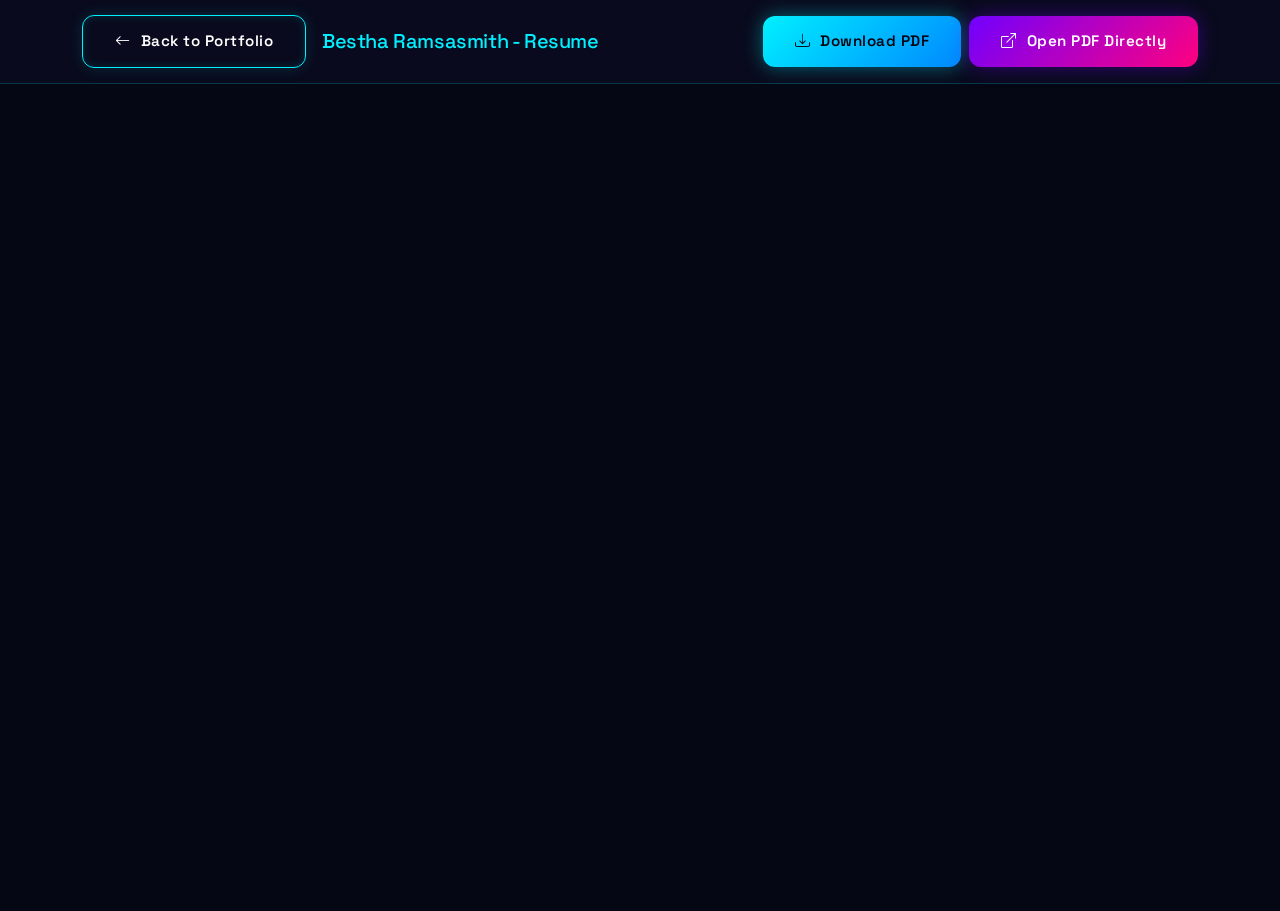
<file: resume.html>
<!DOCTYPE html>
<html lang="en">

<head>
  <meta charset="UTF-8">
  <meta name="viewport" content="width=device-width, initial-scale=1.0">
  <title>Bestha Ramsasmith | Resume PDF</title>
  <link rel="icon" href="https://img.icons8.com/neon/96/code-fork.png" type="image/png">
  <link href="https://cdn.jsdelivr.net/npm/bootstrap@5.3.2/dist/css/bootstrap.min.css" rel="stylesheet">
  <link href="https://cdn.jsdelivr.net/npm/bootstrap-icons@1.11.2/font/bootstrap-icons.min.css" rel="stylesheet">
  <link rel="stylesheet" href="style.css">
  <style>
    body {
      background-color: #050714;
      color: #e0e6ed;
      font-family: 'Segoe UI', Tahoma, Geneva, Verdana, sans-serif;
    }
    .pdf-header {
      background: rgba(10, 12, 30, 0.9);
      backdrop-filter: blur(15px);
      border-bottom: 1px solid rgba(0, 240, 255, 0.2);
      padding: 15px 0;
      position: sticky;
      top: 0;
      z-index: 100;
    }
    .pdf-container {
      height: calc(100vh - 80px);
      width: 100%;
      border: none;
    }
  </style>
</head>

<body>
  <header class="pdf-header">
    <div class="container d-flex justify-content-between align-items-center">
      <div class="d-flex align-items-center gap-3">
        <a href="index.html" class="btn btn-cyber btn-cyber-outline btn-sm">
          <i class="bi bi-arrow-left"></i> Back to Portfolio
        </a>
        <h1 class="h5 mb-0 text-cyan font-heading">Bestha Ramsasmith - Resume</h1>
      </div>
      <div class="d-flex gap-2">
        <a href="resume.pdf" download="Bestha_Ramsasmith_Resume.pdf" class="btn btn-cyber btn-cyber-primary btn-sm">
          <i class="bi bi-download"></i> Download PDF
        </a>
        <a href="resume.pdf" target="_blank" class="btn btn-cyber btn-cyber-purple btn-sm">
          <i class="bi bi-box-arrow-up-right"></i> Open PDF Directly
        </a>
      </div>
    </div>
  </header>

  <main>
    <object data="resume.pdf" type="application/pdf" class="pdf-container">
      <iframe src="resume.pdf" class="pdf-container">
        <div class="container text-center py-5">
          <h3 class="text-cyan">Resume PDF File</h3>
          <p class="text-muted">You can view or download the PDF file directly below:</p>
          <a href="resume.pdf" target="_blank" class="btn btn-cyber btn-cyber-primary mt-3">
            <i class="bi bi-file-earmark-pdf-fill me-2"></i> Open Resume PDF
          </a>
        </div>
      </iframe>
    </object>
  </main>
</body>

</html>
</file>
<file: style.css>
/* ==========================================================================
   CYBERPUNK GLASSMORPHISM DESIGN SYSTEM & STYLESHEET
   Developer: Ram Arun - Python Full Stack Developer
   ========================================================================== */

@import url('https://fonts.googleapis.com/css2?family=Poppins:wght@300;400;500;600;700&family=Space+Grotesk:wght@400;500;600;700&display=swap');

/* --------------------------------------------------------------------------
   1. CSS Custom Properties / Color Palette
   -------------------------------------------------------------------------- */
:root {
  --bg-primary: #050714;
  --bg-secondary: #0a0e24;
  --bg-glass: rgba(13, 17, 39, 0.65);
  --bg-glass-hover: rgba(20, 27, 60, 0.75);
  --bg-glass-card: rgba(15, 22, 50, 0.55);
  
  --neon-cyan: #00f0ff;
  --neon-purple: #7000ff;
  --neon-pink: #ff007f;
  --neon-blue: #0088ff;
  --neon-green: #00ff88;
  
  --text-main: #ffffff;
  --text-muted: #ffffff;
  --text-dim: #ffffff;
  
  --border-glass: rgba(0, 240, 255, 0.15);
  --border-glass-hover: rgba(0, 240, 255, 0.5);
  --border-purple-glass: rgba(112, 0, 255, 0.2);
  
  --shadow-neon-cyan: 0 0 20px rgba(0, 240, 255, 0.35);
  --shadow-neon-purple: 0 0 25px rgba(112, 0, 255, 0.4);
  --shadow-glass: 0 8px 32px 0 rgba(0, 0, 0, 0.37);

  --font-heading: 'Space Grotesk', sans-serif;
  --font-body: 'Poppins', sans-serif;

  --transition-fast: all 0.25s cubic-bezier(0.4, 0, 0.2, 1);
  --transition-normal: all 0.4s cubic-bezier(0.4, 0, 0.2, 1);
  --transition-bounce: all 0.5s cubic-bezier(0.68, -0.55, 0.265, 1.55);
}

/* --------------------------------------------------------------------------
   2. Global Reset & Base Styles
   -------------------------------------------------------------------------- */
* {
  margin: 0;
  padding: 0;
  box-sizing: border-box;
  scroll-behavior: smooth;
}

::selection {
  background: var(--neon-cyan);
  color: #050714;
}

::-webkit-scrollbar {
  width: 8px;
}

::-webkit-scrollbar-track {
  background: var(--bg-primary);
}

::-webkit-scrollbar-thumb {
  background: linear-gradient(180deg, var(--neon-cyan), var(--neon-purple));
  border-radius: 4px;
}

body {
  background-color: var(--bg-primary);
  color: var(--text-main);
  font-family: var(--font-body);
  overflow-x: hidden;
  position: relative;
  line-height: 1.6;
}

h1, h2, h3, h4, h5, h6, .font-heading {
  font-family: var(--font-heading);
  letter-spacing: -0.02em;
}

a {
  text-decoration: none;
  color: inherit;
  transition: var(--transition-fast);
}

/* Refined Cyberpunk Typography Color Hierarchy */
p, .hero-description, .project-desc, .service-desc, .timeline-content p {
  color: #e2e8f0 !important;
  line-height: 1.7;
}

.text-muted, .text-dim, small, .small, .extra-small {
  color: #cbd5e1 !important;
}

.info-label {
  color: #38bdf8 !important;
  font-weight: 600;
}

.info-value {
  color: #ffffff !important;
}

.timeline-company, .cert-issuer, .counter-label {
  color: #a7f3d0 !important;
  font-weight: 500;
}

.filter-btn {
  color: #e2e8f0 !important;
}

.filter-btn.active, .filter-btn:hover {
  color: #00f0ff !important;
}

.text-cyan, .hero-greeting, .timeline-date, .section-subtitle {
  color: var(--neon-cyan) !important;
}

.form-control-cyber {
  color: #ffffff !important;
}

.form-control-cyber::placeholder {
  color: #94a3b8 !important;
}

/* --------------------------------------------------------------------------
   3. Background Particle Canvas & Preloader
   -------------------------------------------------------------------------- */
#bg-canvas {
  position: fixed;
  top: 0;
  left: 0;
  width: 100vw;
  height: 100vh;
  z-index: -2;
  pointer-events: none;
}

.ambient-glow {
  position: fixed;
  width: 600px;
  height: 600px;
  border-radius: 50%;
  filter: blur(140px);
  z-index: -1;
  pointer-events: none;
  opacity: 0.25;
  animation: pulseGlow 12s ease-in-out infinite alternate;
}

.ambient-glow-1 {
  top: -100px;
  left: -100px;
  background: var(--neon-cyan);
}

.ambient-glow-2 {
  bottom: -150px;
  right: -100px;
  background: var(--neon-purple);
}

@keyframes pulseGlow {
  0% { transform: scale(1) translate(0, 0); opacity: 0.2; }
  50% { transform: scale(1.2) translate(30px, -20px); opacity: 0.35; }
  100% { transform: scale(1) translate(-20px, 30px); opacity: 0.2; }
}

/* Preloader */
#preloader {
  position: fixed;
  top: 0;
  left: 0;
  width: 100%;
  height: 100%;
  background: #03040c;
  display: flex;
  flex-direction: column;
  justify-content: center;
  align-items: center;
  z-index: 9999;
  transition: opacity 0.8s ease, visibility 0.8s ease;
}

.loader-ring {
  width: 120px;
  height: 120px;
  border-radius: 50%;
  position: relative;
  display: flex;
  align-items: center;
  justify-content: center;
}

.loader-ring::before,
.loader-ring::after {
  content: '';
  position: absolute;
  border-radius: 50%;
}

.loader-ring::before {
  top: 0;
  left: 0;
  width: 100%;
  height: 100%;
  border: 3px solid transparent;
  border-top-color: var(--neon-cyan);
  border-bottom-color: var(--neon-purple);
  animation: spin 1.5s linear infinite;
}

.loader-ring::after {
  top: 10px;
  left: 10px;
  right: 10px;
  bottom: 10px;
  border: 3px solid transparent;
  border-left-color: var(--neon-pink);
  border-right-color: var(--neon-green);
  animation: spinReverse 1s linear infinite;
}

.loader-text {
  margin-top: 25px;
  font-family: var(--font-heading);
  font-size: 1.2rem;
  letter-spacing: 3px;
  color: var(--neon-cyan);
  text-shadow: 0 0 10px var(--neon-cyan);
}

.loader-percent {
  font-size: 0.9rem;
  color: var(--text-muted);
  margin-top: 8px;
}

@keyframes spin {
  0% { transform: rotate(0deg); }
  100% { transform: rotate(360deg); }
}

@keyframes spinReverse {
  0% { transform: rotate(360deg); }
  100% { transform: rotate(0deg); }
}

/* --------------------------------------------------------------------------
   4. Custom Dual Glow Cursor
   -------------------------------------------------------------------------- */
.cursor-dot,
.cursor-outline {
  pointer-events: none;
  position: fixed;
  top: 0;
  left: 0;
  transform: translate(-50%, -50%);
  border-radius: 50%;
  z-index: 9990;
  transition: transform 0.15s ease-out, opacity 0.3s ease, width 0.3s ease, height 0.3s ease;
}

.cursor-dot {
  width: 8px;
  height: 8px;
  background-color: var(--neon-cyan);
  box-shadow: 0 0 10px var(--neon-cyan);
}

.cursor-outline {
  width: 36px;
  height: 36px;
  border: 1.5px solid var(--neon-cyan);
  box-shadow: 0 0 15px rgba(0, 240, 255, 0.3);
}

body.cursor-hover .cursor-outline {
  width: 60px;
  height: 60px;
  border-color: var(--neon-pink);
  background: rgba(255, 0, 127, 0.08);
  box-shadow: 0 0 25px rgba(255, 0, 127, 0.4);
}

body.cursor-hover .cursor-dot {
  background-color: var(--neon-pink);
  box-shadow: 0 0 12px var(--neon-pink);
}

@media (max-width: 991px) {
  .cursor-dot, .cursor-outline { display: none !important; }
}

/* --------------------------------------------------------------------------
   5. Scroll Progress Bar
   -------------------------------------------------------------------------- */
.scroll-progress-container {
  position: fixed;
  top: 0;
  left: 0;
  width: 100%;
  height: 3px;
  z-index: 9995;
  background: rgba(255, 255, 255, 0.05);
}

.scroll-progress-bar {
  height: 100%;
  width: 0%;
  background: linear-gradient(90deg, var(--neon-cyan), var(--neon-purple), var(--neon-pink));
  box-shadow: 0 0 12px var(--neon-cyan);
  transition: width 0.1s ease-out;
}

/* --------------------------------------------------------------------------
   6. Glassmorphism Utilities & UI Cards
   -------------------------------------------------------------------------- */
.glass-card {
  background: var(--bg-glass-card);
  backdrop-filter: blur(16px);
  -webkit-backdrop-filter: blur(16px);
  border: 1px solid var(--border-glass);
  border-radius: 20px;
  box-shadow: var(--shadow-glass);
  transition: var(--transition-normal);
  position: relative;
  overflow: hidden;
}

.glass-card::before {
  content: '';
  position: absolute;
  top: 0;
  left: -100%;
  width: 100%;
  height: 100%;
  background: linear-gradient(90deg, transparent, rgba(255, 255, 255, 0.05), transparent);
  transition: 0.6s;
}

.glass-card:hover::before {
  left: 100%;
}

.glass-card:hover {
  border-color: var(--border-glass-hover);
  box-shadow: 0 10px 40px rgba(0, 240, 255, 0.18);
  transform: translateY(-6px);
}

.glass-pill {
  background: rgba(0, 240, 255, 0.08);
  border: 1px solid rgba(0, 240, 255, 0.25);
  color: var(--neon-cyan);
  padding: 6px 16px;
  border-radius: 50px;
  font-size: 0.85rem;
  font-weight: 500;
  display: inline-flex;
  align-items: center;
  gap: 8px;
  backdrop-filter: blur(8px);
}

.gradient-text {
  background: linear-gradient(135deg, #ffffff 0%, var(--neon-cyan) 50%, var(--neon-purple) 100%);
  -webkit-background-clip: text;
  -webkit-text-fill-color: transparent;
}

.gradient-text-cyan {
  background: linear-gradient(135deg, var(--neon-cyan) 0%, var(--neon-green) 100%);
  -webkit-background-clip: text;
  -webkit-text-fill-color: transparent;
}

.gradient-text-purple {
  background: linear-gradient(135deg, #ffffff 0%, var(--neon-purple) 50%, var(--neon-pink) 100%);
  -webkit-background-clip: text;
  -webkit-text-fill-color: transparent;
}

.section-padding {
  padding: 100px 0;
}

.section-header {
  margin-bottom: 60px;
}

.section-title {
  font-size: 2.5rem;
  font-weight: 700;
  margin-top: 10px;
  position: relative;
  display: inline-block;
}

.section-title::after {
  content: '';
  position: absolute;
  bottom: -12px;
  left: 50%;
  transform: translateX(-50%);
  width: 60px;
  height: 3px;
  background: linear-gradient(90deg, var(--neon-cyan), var(--neon-purple));
  border-radius: 3px;
  box-shadow: 0 0 10px var(--neon-cyan);
}

.section-subtitle {
  color: var(--neon-cyan);
  font-size: 1rem;
  text-transform: uppercase;
  letter-spacing: 2px;
  font-weight: 600;
}

/* --------------------------------------------------------------------------
   7. Cyberpunk Buttons & Ripple Effects
   -------------------------------------------------------------------------- */
.btn-cyber {
  position: relative;
  display: inline-flex;
  align-items: center;
  justify-content: center;
  gap: 10px;
  padding: 14px 32px;
  border-radius: 12px;
  font-family: var(--font-heading);
  font-weight: 600;
  font-size: 0.95rem;
  letter-spacing: 0.5px;
  cursor: pointer;
  overflow: hidden;
  transition: var(--transition-normal);
  z-index: 1;
  border: none;
}

.btn-cyber-primary {
  background: linear-gradient(135deg, var(--neon-cyan), var(--neon-blue));
  color: #030511;
  box-shadow: 0 0 20px rgba(0, 240, 255, 0.4);
}

.btn-cyber-primary:hover {
  color: #030511;
  box-shadow: 0 0 35px rgba(0, 240, 255, 0.8);
  transform: translateY(-3px) scale(1.02);
}

.btn-cyber-outline {
  background: transparent;
  color: var(--text-main);
  border: 1px solid var(--neon-cyan);
  box-shadow: inset 0 0 10px rgba(0, 240, 255, 0.15), 0 0 15px rgba(0, 240, 255, 0.15);
}

.btn-cyber-outline:hover {
  background: rgba(0, 240, 255, 0.12);
  color: var(--neon-cyan);
  border-color: var(--neon-cyan);
  box-shadow: inset 0 0 20px rgba(0, 240, 255, 0.3), 0 0 25px rgba(0, 240, 255, 0.4);
  transform: translateY(-3px);
}

.btn-cyber-purple {
  background: linear-gradient(135deg, var(--neon-purple), var(--neon-pink));
  color: #ffffff;
  box-shadow: 0 0 20px rgba(112, 0, 255, 0.4);
}

.btn-cyber-purple:hover {
  color: #ffffff;
  box-shadow: 0 0 35px rgba(255, 0, 127, 0.7);
  transform: translateY(-3px);
}

/* Button Ripple */
.ripple {
  position: absolute;
  border-radius: 50%;
  transform: scale(0);
  animation: rippleAnimation 0.6s linear;
  background-color: rgba(255, 255, 255, 0.4);
  pointer-events: none;
}

@keyframes rippleAnimation {
  to {
    transform: scale(4);
    opacity: 0;
  }
}

/* --------------------------------------------------------------------------
   8. Header & Sticky Glass Navbar
   -------------------------------------------------------------------------- */
.navbar-cyber {
  padding: 18px 0;
  transition: var(--transition-normal);
  z-index: 1000;
}

.navbar-cyber.scrolled {
  padding: 12px 0;
  background: rgba(5, 7, 20, 0.85);
  backdrop-filter: blur(20px);
  -webkit-backdrop-filter: blur(20px);
  border-bottom: 1px solid rgba(0, 240, 255, 0.15);
  box-shadow: 0 10px 30px rgba(0, 0, 0, 0.5);
}

.navbar-brand-logo {
  font-family: var(--font-heading);
  font-size: 1.6rem;
  font-weight: 700;
  display: flex;
  align-items: center;
  gap: 6px;
  color: #ffffff;
}

.logo-dot {
  width: 10px;
  height: 10px;
  background: var(--neon-cyan);
  border-radius: 50%;
  display: inline-block;
  box-shadow: 0 0 10px var(--neon-cyan);
}

.nav-link-cyber {
  color: #ffffff !important;
  font-size: 0.95rem;
  font-weight: 500;
  padding: 8px 16px !important;
  position: relative;
  transition: var(--transition-fast);
}

.nav-link-cyber:hover,
.nav-link-cyber.active {
  color: var(--neon-cyan) !important;
  text-shadow: 0 0 8px rgba(0, 240, 255, 0.5);
}

.nav-link-cyber::after {
  content: '';
  position: absolute;
  bottom: 0;
  left: 50%;
  width: 0;
  height: 2px;
  background: var(--neon-cyan);
  box-shadow: 0 0 8px var(--neon-cyan);
  transition: var(--transition-fast);
  transform: translateX(-50%);
}

.nav-link-cyber:hover::after,
.nav-link-cyber.active::after {
  width: 70%;
}

.navbar-toggler {
  border: 1px solid var(--border-glass);
  padding: 8px 12px;
  color: var(--neon-cyan);
}

.navbar-toggler:focus {
  box-shadow: 0 0 15px rgba(0, 240, 255, 0.4);
}

/* --------------------------------------------------------------------------
   9. Hero Section
   -------------------------------------------------------------------------- */
.hero-section {
  min-height: 100vh;
  padding-top: 130px;
  padding-bottom: 80px;
  display: flex;
  align-items: center;
  position: relative;
}

.hero-badge {
  margin-bottom: 24px;
}

.hero-greeting {
  font-size: 1.3rem;
  color: var(--neon-cyan);
  font-weight: 500;
  letter-spacing: 1px;
}

.hero-name {
  font-size: clamp(2.8rem, 5.5vw, 4.5rem);
  font-weight: 700;
  line-height: 1.1;
  margin-bottom: 15px;
}

.typewriter-wrapper {
  font-size: clamp(1.4rem, 3vw, 2.2rem);
  font-family: var(--font-heading);
  font-weight: 600;
  min-height: 50px;
  margin-bottom: 25px;
  color: var(--text-main);
  display: flex;
  align-items: center;
}

.typewriter-text {
  color: var(--neon-purple);
  text-shadow: 0 0 15px rgba(112, 0, 255, 0.5);
  border-right: 3px solid var(--neon-cyan);
  animation: blinkCursor 0.75s infinite;
  padding-right: 4px;
}

@keyframes blinkCursor {
  from, to { border-color: transparent; }
  50% { border-color: var(--neon-cyan); }
}

.hero-description {
  color: var(--text-muted);
  font-size: 1.05rem;
  max-width: 540px;
  margin-bottom: 35px;
}

.hero-cta {
  display: flex;
  flex-wrap: wrap;
  gap: 16px;
  margin-bottom: 40px;
}

.social-links-hero {
  display: flex;
  align-items: center;
  gap: 16px;
}

.social-icon-btn {
  width: 45px;
  height: 45px;
  border-radius: 12px;
  background: var(--bg-glass-card);
  border: 1px solid var(--border-glass);
  display: flex;
  align-items: center;
  justify-content: center;
  color: var(--text-main);
  font-size: 1.2rem;
  transition: var(--transition-normal);
}

.social-icon-btn:hover {
  color: var(--neon-cyan);
  border-color: var(--neon-cyan);
  box-shadow: 0 0 20px rgba(0, 240, 255, 0.4);
  transform: translateY(-4px) scale(1.05);
}

/* Avatar Frame */
.hero-avatar-container {
  position: relative;
  display: flex;
  justify-content: center;
  align-items: center;
}

.avatar-wrapper {
  position: relative;
  width: 340px;
  height: 340px;
  border-radius: 50%;
  padding: 10px;
  background: linear-gradient(135deg, var(--neon-cyan), var(--neon-purple), var(--neon-pink));
  box-shadow: 0 0 50px rgba(0, 240, 255, 0.35);
  animation: floatAvatar 6s ease-in-out infinite;
}

.avatar-wrapper img {
  width: 100%;
  height: 100%;
  object-fit: cover;
  border-radius: 50%;
  border: 4px solid var(--bg-primary);
}

.avatar-glow-ring {
  position: absolute;
  top: -15px;
  left: -15px;
  right: -15px;
  bottom: -15px;
  border-radius: 50%;
  border: 2px dashed var(--neon-cyan);
  animation: spin 20s linear infinite;
  opacity: 0.6;
}

.hero-tech-badge {
  position: absolute;
  padding: 10px 18px;
  border-radius: 14px;
  background: rgba(10, 14, 36, 0.85);
  backdrop-filter: blur(12px);
  border: 1px solid var(--border-glass);
  display: flex;
  align-items: center;
  gap: 10px;
  box-shadow: var(--shadow-glass);
  font-size: 0.85rem;
  font-weight: 600;
  z-index: 5;
  animation: floatBadge 5s ease-in-out infinite alternate;
}

.badge-python {
  top: 30px;
  left: -20px;
}

.badge-fullstack {
  bottom: 20px;
  right: -10px;
  animation-delay: -2.5s;
}

@keyframes floatAvatar {
  0%, 100% { transform: translateY(0); }
  50% { transform: translateY(-15px); }
}

@keyframes floatBadge {
  0% { transform: translateY(0); }
  100% { transform: translateY(-10px); }
}

/* --------------------------------------------------------------------------
   10. About Me Section
   -------------------------------------------------------------------------- */
.about-card-info {
  padding: 24px;
  height: 100%;
  display: flex;
  flex-direction: column;
  justify-content: center;
}

.info-label {
  font-size: 0.85rem;
  color: var(--neon-cyan);
  text-transform: uppercase;
  letter-spacing: 1px;
  font-weight: 600;
}

.info-value {
  font-size: 1.1rem;
  font-weight: 600;
  color: var(--text-main);
}

.about-img-box {
  position: relative;
  border-radius: 20px;
  overflow: hidden;
  border: 1px solid var(--border-glass);
}

.about-img-box img {
  width: 100%;
  height: auto;
  border-radius: 20px;
  transition: var(--transition-normal);
}

.about-img-box:hover img {
  transform: scale(1.03);
}

/* --------------------------------------------------------------------------
   11. Skills Section
   -------------------------------------------------------------------------- */
.skill-category-card {
  padding: 30px;
  height: 100%;
}

.skill-category-title {
  font-size: 1.3rem;
  margin-bottom: 24px;
  display: flex;
  align-items: center;
  gap: 12px;
  color: var(--text-main);
}

.skill-category-title i {
  color: var(--neon-cyan);
  font-size: 1.4rem;
}

.skill-item {
  margin-bottom: 20px;
}

.skill-item:last-child {
  margin-bottom: 0;
}

.skill-info {
  display: flex;
  justify-content: space-between;
  margin-bottom: 8px;
  font-size: 0.9rem;
  font-weight: 500;
}

.skill-progress-bg {
  width: 100%;
  height: 8px;
  background: rgba(255, 255, 255, 0.06);
  border-radius: 10px;
  overflow: hidden;
  position: relative;
}

.skill-progress-fill {
  height: 100%;
  width: 0%;
  border-radius: 10px;
  background: linear-gradient(90deg, var(--neon-cyan), var(--neon-purple));
  box-shadow: 0 0 10px var(--neon-cyan);
  transition: width 1.5s ease-in-out;
}

/* Skill Chips & Categories */
.skill-chip-grid {
  display: flex;
  flex-wrap: wrap;
  gap: 10px;
  margin-top: 15px;
}

.skill-chip {
  display: inline-flex;
  align-items: center;
  gap: 8px;
  padding: 8px 14px;
  background: rgba(255, 255, 255, 0.04);
  border: 1px solid rgba(0, 240, 255, 0.15);
  border-radius: 8px;
  font-size: 0.9rem;
  font-weight: 500;
  color: var(--text-main);
  transition: all 0.3s ease;
}

.skill-chip:hover {
  background: rgba(0, 240, 255, 0.12);
  border-color: var(--neon-cyan);
  box-shadow: 0 0 12px rgba(0, 240, 255, 0.3);
  transform: translateY(-2px);
}

.skill-chip i {
  font-size: 1.1rem;
}

/* Skill Tags */
.skill-tag {
  display: inline-flex;
  align-items: center;
  gap: 8px;
  padding: 8px 16px;
  background: rgba(255, 255, 255, 0.04);
  border: 1px solid var(--border-glass);
  border-radius: 10px;
  font-size: 0.88rem;
  color: var(--text-main);
  transition: var(--transition-fast);
  margin: 4px;
}

.skill-tag:hover {
  background: rgba(0, 240, 255, 0.1);
  border-color: var(--neon-cyan);
  color: var(--neon-cyan);
  transform: translateY(-2px);
}

/* --------------------------------------------------------------------------
   12. Experience & Resume Timeline Section
   -------------------------------------------------------------------------- */
.timeline {
  position: relative;
  padding-left: 30px;
}

.timeline::before {
  content: '';
  position: absolute;
  top: 0;
  left: 10px;
  width: 2px;
  height: 100%;
  background: linear-gradient(180deg, var(--neon-cyan), var(--neon-purple), transparent);
}

.timeline-item {
  position: relative;
  margin-bottom: 40px;
}

.timeline-item:last-child {
  margin-bottom: 0;
}

.timeline-dot {
  position: absolute;
  left: -30px;
  top: 0;
  width: 22px;
  height: 22px;
  border-radius: 50%;
  background: var(--bg-primary);
  border: 2px solid var(--neon-cyan);
  box-shadow: 0 0 12px var(--neon-cyan);
  display: flex;
  align-items: center;
  justify-content: center;
}

.timeline-dot::after {
  content: '';
  width: 8px;
  height: 8px;
  border-radius: 50%;
  background: var(--neon-cyan);
}

.timeline-content {
  padding: 24px;
}

.timeline-date {
  font-size: 0.85rem;
  color: var(--neon-cyan);
  font-weight: 600;
  margin-bottom: 8px;
  display: inline-block;
}

.timeline-title {
  font-size: 1.25rem;
  margin-bottom: 4px;
}

.timeline-company {
  color: var(--text-muted);
  font-size: 0.95rem;
  margin-bottom: 12px;
}

/* --------------------------------------------------------------------------
   13. Projects Section & Category Filters
   -------------------------------------------------------------------------- */
.project-filters {
  display: flex;
  justify-content: center;
  flex-wrap: wrap;
  gap: 12px;
  margin-bottom: 45px;
}

.filter-btn {
  padding: 10px 22px;
  border-radius: 50px;
  background: rgba(255, 255, 255, 0.03);
  border: 1px solid var(--border-glass);
  color: var(--text-muted);
  font-size: 0.9rem;
  font-weight: 500;
  cursor: pointer;
  transition: var(--transition-fast);
}

.filter-btn.active,
.filter-btn:hover {
  background: rgba(0, 240, 255, 0.12);
  border-color: var(--neon-cyan);
  color: var(--neon-cyan);
  box-shadow: 0 0 15px rgba(0, 240, 255, 0.3);
}

.project-card {
  height: 100%;
  display: flex;
  flex-direction: column;
}

.project-img-wrapper {
  position: relative;
  overflow: hidden;
  height: 220px;
  border-radius: 20px 20px 0 0;
}

.project-img-wrapper img {
  width: 100%;
  height: 100%;
  object-fit: cover;
  transition: transform 0.6s ease;
}

.project-card:hover .project-img-wrapper img {
  transform: scale(1.08);
}

.project-overlay {
  position: absolute;
  top: 0;
  left: 0;
  width: 100%;
  height: 100%;
  background: rgba(5, 7, 20, 0.85);
  backdrop-filter: blur(6px);
  display: flex;
  align-items: center;
  justify-content: center;
  gap: 16px;
  opacity: 0;
  transition: var(--transition-normal);
}

.project-card:hover .project-overlay {
  opacity: 1;
}

.project-body {
  padding: 24px;
  flex-grow: 1;
  display: flex;
  flex-direction: column;
  justify-content: space-between;
}

.project-title {
  font-size: 1.3rem;
  margin-bottom: 10px;
}

.project-desc {
  color: var(--text-muted);
  font-size: 0.9rem;
  margin-bottom: 18px;
}

.project-tech-list {
  display: flex;
  flex-wrap: wrap;
  gap: 8px;
  margin-bottom: 20px;
}

.tech-badge {
  font-size: 0.75rem;
  padding: 4px 10px;
  border-radius: 6px;
  background: rgba(0, 240, 255, 0.08);
  border: 1px solid rgba(0, 240, 255, 0.2);
  color: var(--neon-cyan);
}

/* --------------------------------------------------------------------------
   14. Services Section
   -------------------------------------------------------------------------- */
.service-card {
  padding: 35px 28px;
  height: 100%;
  text-align: left;
}

.service-icon-wrapper {
  width: 65px;
  height: 65px;
  border-radius: 16px;
  background: rgba(0, 240, 255, 0.08);
  border: 1px solid var(--border-glass);
  display: flex;
  align-items: center;
  justify-content: center;
  font-size: 1.8rem;
  color: var(--neon-cyan);
  margin-bottom: 22px;
  transition: var(--transition-normal);
}

.service-card:hover .service-icon-wrapper {
  background: var(--neon-cyan);
  color: #050714;
  box-shadow: 0 0 25px var(--neon-cyan);
  transform: rotate(5deg) scale(1.05);
}

.service-title {
  font-size: 1.25rem;
  margin-bottom: 12px;
}

.service-desc {
  color: var(--text-muted);
  font-size: 0.9rem;
}

/* --------------------------------------------------------------------------
   15. Certifications Section
   -------------------------------------------------------------------------- */
.cert-card {
  padding: 24px;
  height: 100%;
  display: flex;
  align-items: center;
  gap: 18px;
}

.cert-icon {
  width: 55px;
  height: 55px;
  border-radius: 14px;
  background: rgba(112, 0, 255, 0.12);
  border: 1px solid var(--border-purple-glass);
  display: flex;
  align-items: center;
  justify-content: center;
  font-size: 1.5rem;
  color: var(--neon-purple);
  flex-shrink: 0;
}

.cert-title {
  font-size: 1.1rem;
  font-weight: 600;
  margin-bottom: 4px;
}

.cert-issuer {
  font-size: 0.85rem;
  color: var(--text-muted);
}

/* --------------------------------------------------------------------------
   16. Achievements / Counter Section
   -------------------------------------------------------------------------- */
.counter-card {
  padding: 30px 20px;
  text-align: center;
}

.counter-number {
  font-size: 2.8rem;
  font-weight: 700;
  font-family: var(--font-heading);
  color: var(--neon-cyan);
  text-shadow: 0 0 15px rgba(0, 240, 255, 0.4);
  margin-bottom: 6px;
}

.counter-label {
  color: var(--text-muted);
  font-size: 0.9rem;
  text-transform: uppercase;
  letter-spacing: 1px;
  font-weight: 500;
}

/* --------------------------------------------------------------------------
   17. Testimonials Slider
   -------------------------------------------------------------------------- */
.testimonial-card {
  padding: 35px 30px;
  margin: 10px;
}

.testimonial-stars {
  color: #ffc107;
  font-size: 1rem;
  margin-bottom: 15px;
}

.testimonial-quote {
  color: var(--text-main);
  font-style: italic;
  font-size: 0.95rem;
  margin-bottom: 24px;
}

.testimonial-user {
  display: flex;
  align-items: center;
  gap: 14px;
}

.user-avatar {
  width: 48px;
  height: 48px;
  border-radius: 50%;
  border: 2px solid var(--neon-cyan);
}

.user-name {
  font-weight: 600;
  font-size: 1rem;
  margin-bottom: 2px;
}

.user-role {
  font-size: 0.8rem;
  color: var(--text-muted);
}

/* --------------------------------------------------------------------------
   18. Contact Form & Info Cards
   -------------------------------------------------------------------------- */
.contact-info-card {
  padding: 24px;
  margin-bottom: 20px;
  display: flex;
  align-items: center;
  gap: 20px;
}

.contact-info-icon {
  width: 55px;
  height: 55px;
  border-radius: 14px;
  background: rgba(0, 240, 255, 0.08);
  border: 1px solid var(--border-glass);
  display: flex;
  align-items: center;
  justify-content: center;
  font-size: 1.4rem;
  color: var(--neon-cyan);
  flex-shrink: 0;
}

.contact-form-card {
  padding: 40px;
}

.form-group-cyber {
  position: relative;
  margin-bottom: 24px;
}

.form-control-cyber {
  width: 100%;
  background: rgba(255, 255, 255, 0.03);
  border: 1px solid var(--border-glass);
  border-radius: 12px;
  padding: 14px 18px;
  color: var(--text-main);
  font-size: 0.95rem;
  outline: none;
  transition: var(--transition-fast);
}

.form-control-cyber:focus {
  background: rgba(0, 240, 255, 0.05);
  border-color: var(--neon-cyan);
  box-shadow: 0 0 18px rgba(0, 240, 255, 0.25);
}

textarea.form-control-cyber {
  resize: vertical;
  min-height: 130px;
}

/* Toast Feedback */
#contact-toast {
  position: fixed;
  bottom: 30px;
  right: 30px;
  z-index: 9999;
  display: none;
}

/* --------------------------------------------------------------------------
   19. Footer & Back-To-Top Button
   -------------------------------------------------------------------------- */
.footer-cyber {
  background: #03040c;
  border-top: 1px solid var(--border-glass);
  padding: 50px 0 30px;
}

.back-to-top {
  position: fixed;
  bottom: 30px;
  right: 30px;
  width: 48px;
  height: 48px;
  border-radius: 50%;
  background: var(--bg-glass-card);
  border: 1px solid var(--border-glass);
  color: var(--neon-cyan);
  display: flex;
  align-items: center;
  justify-content: center;
  font-size: 1.2rem;
  cursor: pointer;
  opacity: 0;
  visibility: hidden;
  transition: var(--transition-normal);
  z-index: 990;
}

.back-to-top.active {
  opacity: 1;
  visibility: visible;
}

.back-to-top:hover {
  background: var(--neon-cyan);
  color: #050714;
  box-shadow: 0 0 20px var(--neon-cyan);
  transform: translateY(-5px);
}

/* --------------------------------------------------------------------------
   20. Scroll Reveal Animations (IntersectionObserver)
   -------------------------------------------------------------------------- */
.reveal {
  opacity: 0;
  transform: translateY(30px);
  transition: opacity 0.8s cubic-bezier(0.4, 0, 0.2, 1), transform 0.8s cubic-bezier(0.4, 0, 0.2, 1);
}

.reveal.active {
  opacity: 1;
  transform: translateY(0);
}

.reveal-left {
  opacity: 0;
  transform: translateX(-40px);
  transition: opacity 0.8s cubic-bezier(0.4, 0, 0.2, 1), transform 0.8s cubic-bezier(0.4, 0, 0.2, 1);
}

.reveal-left.active {
  opacity: 1;
  transform: translateX(0);
}

.reveal-right {
  opacity: 0;
  transform: translateX(40px);
  transition: opacity 0.8s cubic-bezier(0.4, 0, 0.2, 1), transform 0.8s cubic-bezier(0.4, 0, 0.2, 1);
}

.reveal-right.active {
  opacity: 1;
  transform: translateX(0);
}

/* --------------------------------------------------------------------------
   21. Responsive Layout Adjustments
   -------------------------------------------------------------------------- */
@media (max-width: 991px) {
  .hero-section {
    padding-top: 110px;
    text-align: center;
  }
  .typewriter-wrapper {
    justify-content: center;
  }
  .hero-cta {
    justify-content: center;
  }
  .social-links-hero {
    justify-content: center;
  }
  .avatar-wrapper {
    width: 280px;
    height: 280px;
    margin-top: 40px;
  }
  .section-padding {
    padding: 70px 0;
  }
}

@media (max-width: 576px) {
  .avatar-wrapper {
    width: 240px;
    height: 240px;
  }
  .section-title {
    font-size: 2rem;
  }
  .contact-form-card {
    padding: 24px;
  }
}
</file>
